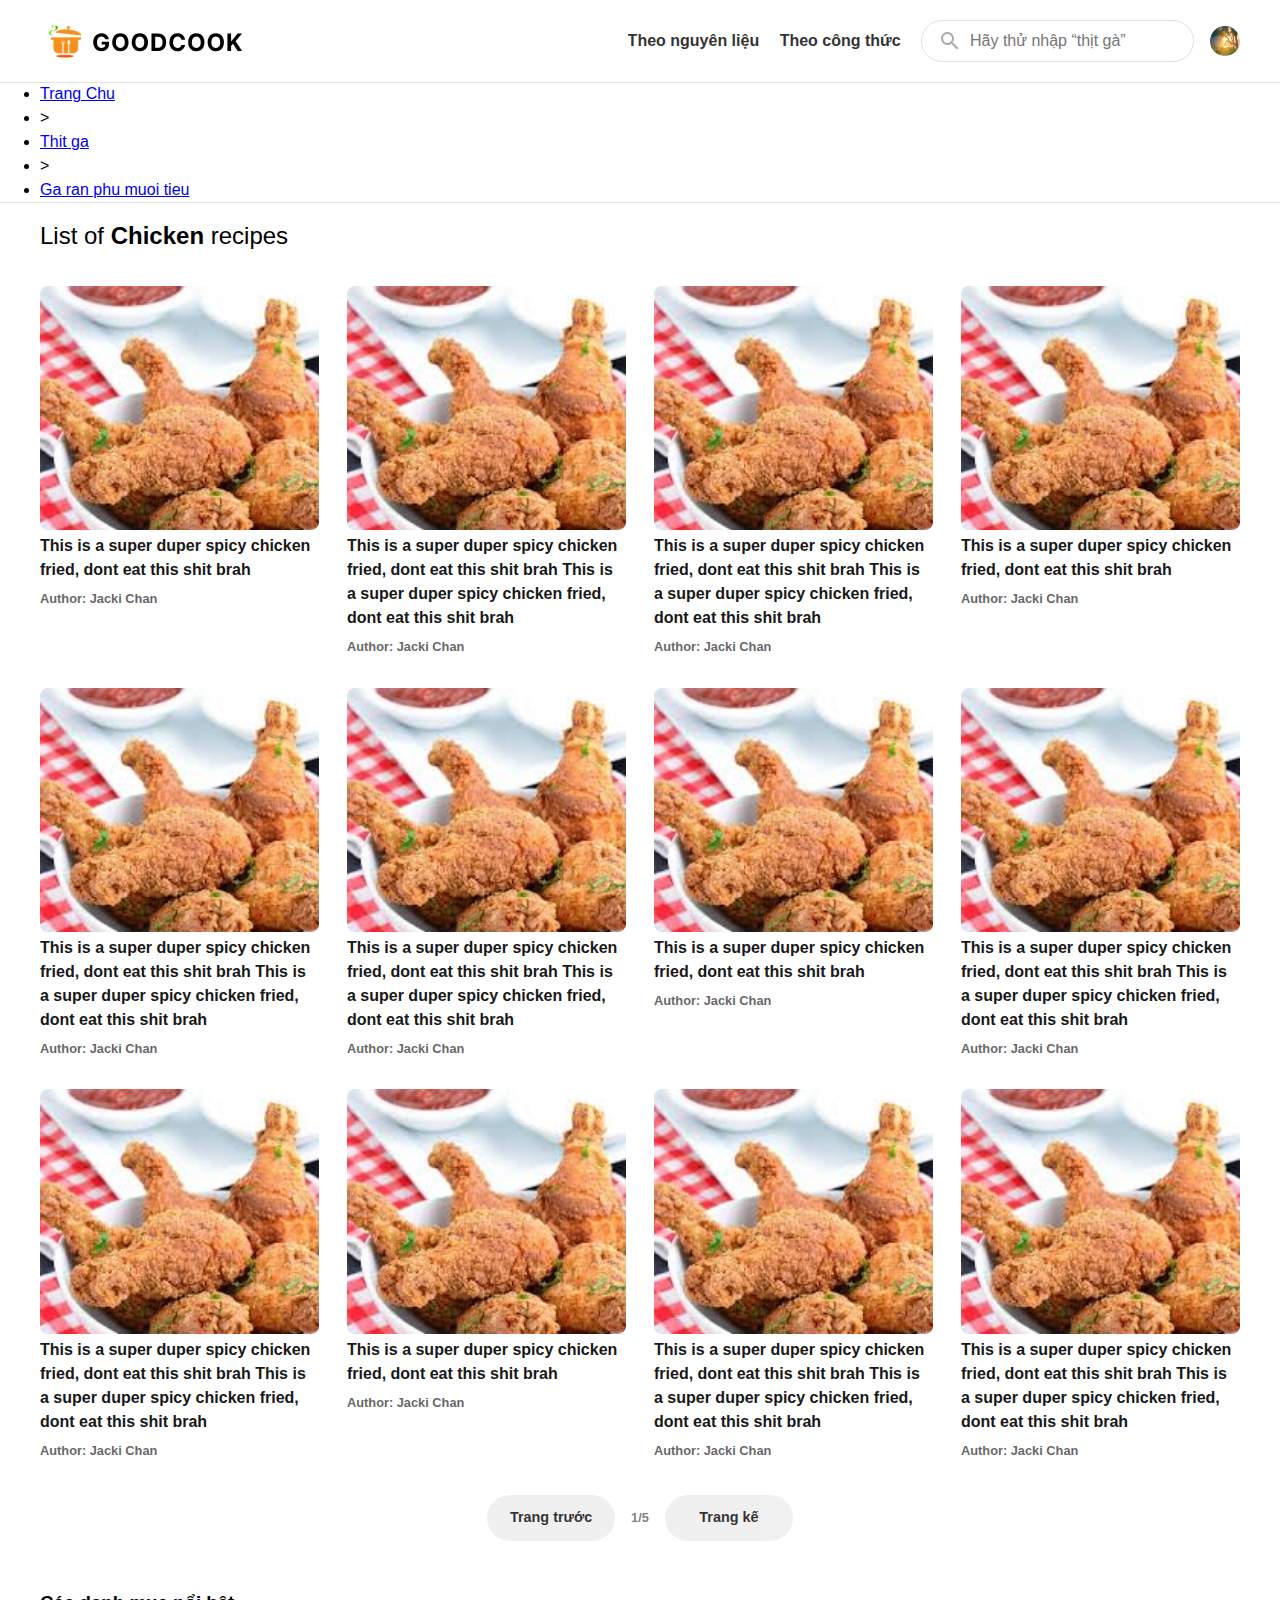
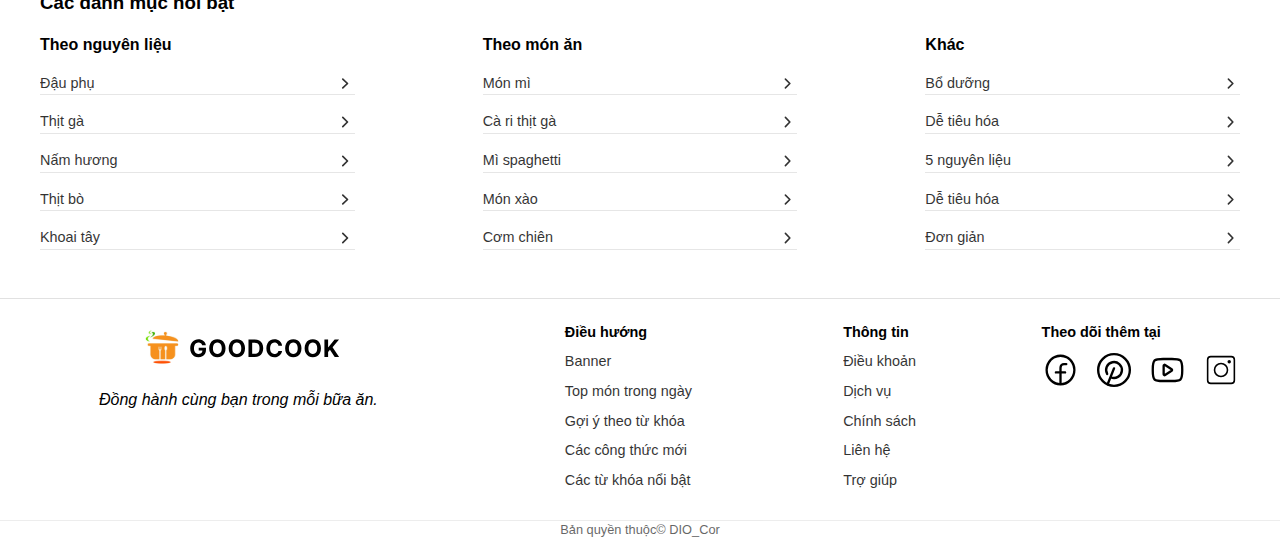
<file: ByCatagoryRecipes.html>
<!DOCTYPE html>
<html lang="en">
<head>
    <meta charset="UTF-8">
    <meta name="viewport" content="width=device-width, initial-scale=1.0">
    <title>index</title>
    <link rel="stylesheet" href="./css/CatagorysFilter.css">
    <script src="./js/CatagorysDetail.js" defer></script>
</head>
<body>
    <header>
        <a class="left logo" href="#">
            <img src="icon/logo.svg" alt="logo">             
        </a>
        <div class="right">
            <div class="navigation-icon">
                <svg xmlns="http://www.w3.org/2000/svg" width="1.5rem" height="1.5rem" viewBox="0 0 24 24">
                    <path fill="currentColor" d="M4 18h16c.55 0 1-.45 1-1s-.45-1-1-1H4c-.55 0-1 .45-1 1s.45 1 1 1m0-5h16c.55 0 1-.45 1-1s-.45-1-1-1H4c-.55 0-1 .45-1 1s.45 1 1 1M3 7c0 .55.45 1 1 1h16c.55 0 1-.45 1-1s-.45-1-1-1H4c-.55 0-1 .45-1 1" />
                </svg>
            </div> 
            <nav>
                <div class="close-icon">
                    <svg xmlns="http://www.w3.org/2000/svg" width="2rem" height="2rem" viewBox="0 0 24 24">
                        <path fill="none" stroke="currentColor" stroke-linecap="round" stroke-linejoin="round" stroke-width="2" d="M18 6L6 18M6 6l12 12" />
                    </svg>
                </div>
                <ul>
                    <li class="byIngredient">
                        <a href="#">Theo nguyên liệu</a>
                        <ul class="subNav popup">
                            <li>
                                <a href="#">
                                    <span>Thịt</span>
                                    <img src="icon/upArrow.svg" alt="up arrow">
                                </a>
                                <ul class="popup">
                                    <li>
                                        <a href="#">Thịt lợn</a>
                                    </li>
                                    <li>
                                        <a href="#">Thịt gà</a>
                                    </li>
                                    <li>
                                        <a href="#">Thịt bò</a>
                                    </li>
                                    <li>
                                        <a href="#">Thịt băm</a>
                                    </li>
                                </ul>
                            </li>
                            <li>
                                <a href="#">
                                    <span>Cá</span>
                                    <img src="icon/upArrow.svg" alt="up arrow">
                                </a>
                                <ul class="popup">
                                    <li>
                                        <a href="#">Cá chép</a>
                                    </li>
                                    <li>
                                        <a href="#">Cá trê</a>
                                    </li>
                                    <li>
                                        <a href="#">Cá trắm</a>
                                    </li>
                                    <li>
                                        <a href="#">Cá trạch</a>
                                    </li>
                                    <li>
                                        <a href="#">Lươn</a>
                                    </li>
                                    <li>
                                        <a href="#">Cá hồi</a>
                                    </li>
                                    <li>
                                        <a href="#">Cá tuyết</a>
                                    </li>
                                    <li>
                                        <a href="#">Cá thu</a>
                                    </li>
                                </ul>
                            </li>
                            <li>
                                <a href="#">
                                    <span>Rau quả</span>
                                    <img src="icon/upArrow.svg" alt="up arrow">
                                </a>
                                <ul class="popup">
                                    <li>
                                        <a href="">Bắp cải</a>
                                    </li>
                                    <li>
                                        <a href="">Rau xà lách</a>
                                    </li>
                                    <li>
                                        <a href="">Khoai tây</a>
                                    </li>
                                    <li>
                                        <a href="">Nấm</a>
                                    </li>
                                    <li>
                                        <a href="">Giá đỗ</a>
                                    </li>
                                    <li>
                                        <a href="">Cải xanh</a>
                                    </li>
                                    <li>
                                        <a href="">Súp lơ</a>
                                    </li>
                                    <li>
                                        <a href="">Cà rốt</a>
                                    </li>
                                </ul>
                            </li>
                            <li>
                                <a href="#">
                                    <span>Mì</span>
                                    <img src="icon/upArrow.svg" alt="indicate arrow">
                                </a>
                                <ul class="popup">
                                    <li>
                                        <a href="#">Mì gạo</a>
                                    </li>
                                    <li>
                                        <a href="#">Mì trứng</a>
                                    </li>
                                    <li>
                                        <a href="#">Mì phở</a>
                                    </li>
                                    <li>
                                        <a href="#">Spaghetti</a>
                                    </li>
                                    <li>
                                        <a href="#">Mì ramen</a>
                                    </li>
                                </ul>
                            </li>
                        </ul>
                    </li>
                    <li class="byRecipe">
                        <a href="#">Theo công thức</a>
                        <ul class="subNav popup">
                            <li>
                                <a href="#">Món thịt</a>
                            </li>
                            <li>
                                <a href="#">Món rau</a>
                            </li>
                            <li>
                                <a href="#">Hải sản</a>
                            </li>
                            <li>
                                <a href="#">Món trứng</a>
                            </li>
                            <li>
                                <a href="#">Món cá</a>
                            </li>
                            <li>
                                <a href="#">Bánh mì</a>
                            </li>
                            <li>
                                <a href="#">Đậu phụ</a>
                            </li>
                            <li>
                                <a href="#">Mì</a>
                            </li>
                            <li>
                                <a href="#">Đồ ngọt</a>
                            </li>
                            <li>
                                <a href="#">Đồ uống</a>
                            </li>
                            <li>
                                <a href="#">Canh, súp</a>
                            </li>
                            <li>
                                <a href="#">Món lẩu</a>
                            </li>
                        </ul>
                    </li>
                    <li><a href="#" class="mobile user">User</a></li>
                </ul>
            </nav>
            <div class="search-box">
                <form>
                    <svg width="24" height="24" viewBox="0 0 24 24" fill="none" xmlns="http://www.w3.org/2000/svg">
                        <path d="M15.5 14H14.71L14.43 13.73C15.444 12.5541 16.0012 11.0527 16 9.5C16 8.21442 15.6188 6.95772 14.9046 5.8888C14.1903 4.81988 13.1752 3.98676 11.9874 3.49479C10.7997 3.00282 9.49279 2.87409 8.23192 3.1249C6.97104 3.3757 5.81285 3.99477 4.90381 4.90381C3.99477 5.81285 3.3757 6.97104 3.1249 8.23192C2.87409 9.49279 3.00282 10.7997 3.49479 11.9874C3.98676 13.1752 4.81988 14.1903 5.8888 14.9046C6.95772 15.6188 8.21442 16 9.5 16C11.11 16 12.59 15.41 13.73 14.43L14 14.71V15.5L19 20.49L20.49 19L15.5 14ZM9.5 14C7.01 14 5 11.99 5 9.5C5 7.01 7.01 5 9.5 5C11.99 5 14 7.01 14 9.5C14 11.99 11.99 14 9.5 14Z" fill="#AAAAAA"/>
                        </svg>
            
                    <input type="text" name="searchText" value="" placeholder="Hãy thử nhập “thịt gà”">
                </form>
            </div>
            <a href="#" class="user">
                <img src="image/user.png" alt="user image">
            </a>
        </div>
    </header>
    <main>
        <div class="anchor-wrapper">
            <div class="line"></div>
            <ul>
                <li><a href="#">Trang Chu</a></li>
                <li>></li>
                <li><a href="#">Thit ga</a></li>
                <li>></li>
                <li><a href="#">Ga ran phu muoi tieu</a></li>
            </ul>
            <div class="line"></div>
        </div>
        <div class="by-catagory-recipes-wrapper">
            <h2>List of <span id="catagory-title">Chicken</span> recipes</h2>
            <ul class="by-catagory-recipes-list">
                <li>
                    <a href="#">
                        <img src="./image/dui-ga-chien-gion.png" alt="by catagory recipe">
                        <div class="recipe-infor">
                            <p id="recipeName">This is a super duper spicy chicken fried, dont eat this shit brah</p>
                            <p id="recipeAuthor">Author: Jacki Chan</p>
                        </div>
                    </a>
                </li>
                <li>
                    <a href="#">
                        <img src="./image/dui-ga-chien-gion.png" alt="by catagory recipe">
                        <div class="recipe-infor">
                            <p id="recipeName">This is a super duper spicy chicken fried, dont eat this shit brah This is a super duper spicy chicken fried, dont eat this shit brah</p>
                            <p id="recipeAuthor">Author: Jacki Chan</p>
                        </div>
                    </a>
                </li>
                <li>
                    <a href="#">
                        <img src="./image/dui-ga-chien-gion.png" alt="by catagory recipe">
                        <div class="recipe-infor">
                            <p id="recipeName">This is a super duper spicy chicken fried, dont eat this shit brah This is a super duper spicy chicken fried, dont eat this shit brah</p>
                            <p id="recipeAuthor">Author: Jacki Chan</p>
                        </div>
                    </a>
                </li>
                <li>
                    <a href="#">
                        <img src="./image/dui-ga-chien-gion.png" alt="by catagory recipe">
                        <div class="recipe-infor">
                            <p id="recipeName">This is a super duper spicy chicken fried, dont eat this shit brah</p>
                            <p id="recipeAuthor">Author: Jacki Chan</p>
                        </div>
                    </a>
                </li>
                <li>
                    <a href="#">
                        <img src="./image/dui-ga-chien-gion.png" alt="by catagory recipe">
                        <div class="recipe-infor">
                            <p id="recipeName">This is a super duper spicy chicken fried, dont eat this shit brah This is a super duper spicy chicken fried, dont eat this shit brah</p>
                            <p id="recipeAuthor">Author: Jacki Chan</p>
                        </div>
                    </a>
                </li>
                <li>
                    <a href="#">
                        <img src="./image/dui-ga-chien-gion.png" alt="by catagory recipe">
                        <div class="recipe-infor">
                            <p id="recipeName">This is a super duper spicy chicken fried, dont eat this shit brah This is a super duper spicy chicken fried, dont eat this shit brah</p>
                            <p id="recipeAuthor">Author: Jacki Chan</p>
                        </div>
                    </a>
                </li>
                <li>
                    <a href="#">
                        <img src="./image/dui-ga-chien-gion.png" alt="by catagory recipe">
                        <div class="recipe-infor">
                            <p id="recipeName">This is a super duper spicy chicken fried, dont eat this shit brah</p>
                            <p id="recipeAuthor">Author: Jacki Chan</p>
                        </div>
                    </a>
                </li>
                <li>
                    <a href="#">
                        <img src="./image/dui-ga-chien-gion.png" alt="by catagory recipe">
                        <div class="recipe-infor">
                            <p id="recipeName">This is a super duper spicy chicken fried, dont eat this shit brah This is a super duper spicy chicken fried, dont eat this shit brah</p>
                            <p id="recipeAuthor">Author: Jacki Chan</p>
                        </div>
                    </a>
                </li>
                <li>
                    <a href="#">
                        <img src="./image/dui-ga-chien-gion.png" alt="by catagory recipe">
                        <div class="recipe-infor">
                            <p id="recipeName">This is a super duper spicy chicken fried, dont eat this shit brah This is a super duper spicy chicken fried, dont eat this shit brah</p>
                            <p id="recipeAuthor">Author: Jacki Chan</p>
                        </div>
                    </a>
                </li>
                <li>
                    <a href="#">
                        <img src="./image/dui-ga-chien-gion.png" alt="by catagory recipe">
                        <div class="recipe-infor">
                            <p id="recipeName">This is a super duper spicy chicken fried, dont eat this shit brah</p>
                            <p id="recipeAuthor">Author: Jacki Chan</p>
                        </div>
                    </a>
                </li>
                <li>
                    <a href="#">
                        <img src="./image/dui-ga-chien-gion.png" alt="by catagory recipe">
                        <div class="recipe-infor">
                            <p id="recipeName">This is a super duper spicy chicken fried, dont eat this shit brah This is a super duper spicy chicken fried, dont eat this shit brah</p>
                            <p id="recipeAuthor">Author: Jacki Chan</p>
                        </div>
                    </a>
                </li>
                <li>
                    <a href="#">
                        <img src="./image/dui-ga-chien-gion.png" alt="by catagory recipe">
                        <div class="recipe-infor">
                            <p id="recipeName">This is a super duper spicy chicken fried, dont eat this shit brah This is a super duper spicy chicken fried, dont eat this shit brah</p>
                            <p id="recipeAuthor">Author: Jacki Chan</p>
                        </div>
                    </a>
                </li>
            </ul>
            <div class="recipe-list-navigation">
                <input type="button" class="btn" value="Trang trước">
                <div id="pageNumberIndicator">1/5</div>
                <input type="button" class="btn" value="Trang kế">
            </div>
        </div>
        <aside class="popular-catagory-wraper">
            <h3>Các danh mục nổi bật</h3>
            <ul class="popular-catagory">
                <li>
                    <h4>Theo nguyên liệu </h4>
                    <ul>
                        <li>
                            <a href="#">Đậu phụ</a>
                            <img src="./icon/rightArrow.svg" alt="right arrow">
                        </li>
                        <li>
                            <a href="#">Thịt gà</a>
                            <img src="./icon/rightArrow.svg" alt="right arrow">
                        </li>
                        <li>
                            <a href="#">Nấm hương</a>
                            <img src="./icon/rightArrow.svg" alt="right arrow">
                        </li>
                        <li>
                            <a href="#">Thịt bò</a>
                            <img src="./icon/rightArrow.svg" alt="right arrow">
                        </li>
                        <li>
                            <a href="#">Khoai tây</a>
                            <img src="./icon/rightArrow.svg" alt="right arrow">
                        </li>
                    </ul>
                </li>
                <li>
                    <h4>Theo món ăn </h4>
                    <ul>
                        <li>
                            <a href="#">Món mì</a>
                            <img src="./icon/rightArrow.svg" alt="right arrow">
                        </li>
                        <li>
                            <a href="#">Cà ri thịt gà</a>
                            <img src="./icon/rightArrow.svg" alt="right arrow">
                        </li>
                        <li>
                            <a href="#">Mì spaghetti</a>
                            <img src="./icon/rightArrow.svg" alt="right arrow">
                        </li>
                        <li>
                            <a href="#">Món xào</a>
                            <img src="./icon/rightArrow.svg" alt="right arrow">
                        </li>
                        <li>
                            <a href="#">Cơm chiên</a>
                            <img src="./icon/rightArrow.svg" alt="right arrow">
                        </li>
                    </ul>
                </li>
                <li>
                    <h4>Khác</h4>
                    <ul>
                        <li>
                            <a href="#">Bổ dưỡng</a>
                            <img src="./icon/rightArrow.svg" alt="right arrow">
                        </li>
                        <li>
                            <a href="#">Dễ tiêu hóa</a>
                            <img src="./icon/rightArrow.svg" alt="right arrow">
                        </li>
                        <li>
                            <a href="#">5 nguyên liệu</a>
                            <img src="./icon/rightArrow.svg" alt="right arrow">
                        </li>
                        <li>
                            <a href="#">Dễ tiêu hóa</a>
                            <img src="./icon/rightArrow.svg" alt="right arrow">
                        </li>
                        <li>
                            <a href="#">Đơn giản</a>
                            <img src="./icon/rightArrow.svg" alt="right arrow">
                        </li>
                    </ul>
                </li>
            </ul>
        </aside>
    </main>
    <footer>
        <div class="line"></div>
        <div class="above">
            <div class="logo">
                <a href="#"><img src="icon/logo.svg" alt="logo"></a>
                <div class="slogan">Đồng hành cùng bạn trong mỗi bữa ăn.</div>
            </div>
            <div class="footer-navigation">
                <div>Điều hướng</div>
                <ul>
                    <li><a href="#">Banner</a></li>
                    <li><a href="#">Top món trong ngày</a></li>
                    <li><a href="#">Gợi ý theo từ khóa</a></li>
                    <li><a href="#">Các công thức mới</a></li>
                    <li><a href="#">Các từ khóa nổi bật</a></li>
                </ul>
            </div>
            <div class="infor">
                <div>Thông tin</div>
                <ul>
                    <li><a href="#">Điều khoản</a></li>
                    <li><a href="#">Dịch vụ</a></li>
                    <li><a href="#">Chính sách</a></li>
                    <li><a href="#">Liên hệ</a></li>
                    <li><a href="#">Trợ giúp</a></li>
                </ul>
            </div>
            <div class="follow-us">
                <div>Theo dõi thêm tại</div>
                <div class="social-media">
                    <a href="#"><img src="icon/facebook.svg" alt="facebook"></a>
                    <a href="#"><img src="icon/pinterest.svg" alt="pinterest"></a>
                    <a href="#"><img src="icon/youtube.svg" alt="youtube"></a>
                    <a href="#"><img src="icon/instagram2.svg" alt="instagram2"></a>
                </div>
            </div>
        </div>
        <div class="copyright">
            <div class="line"></div>
            Bản quyền thuộc© DIO_Cor
        </div>
    </footer>
</body>
</html>
</file>
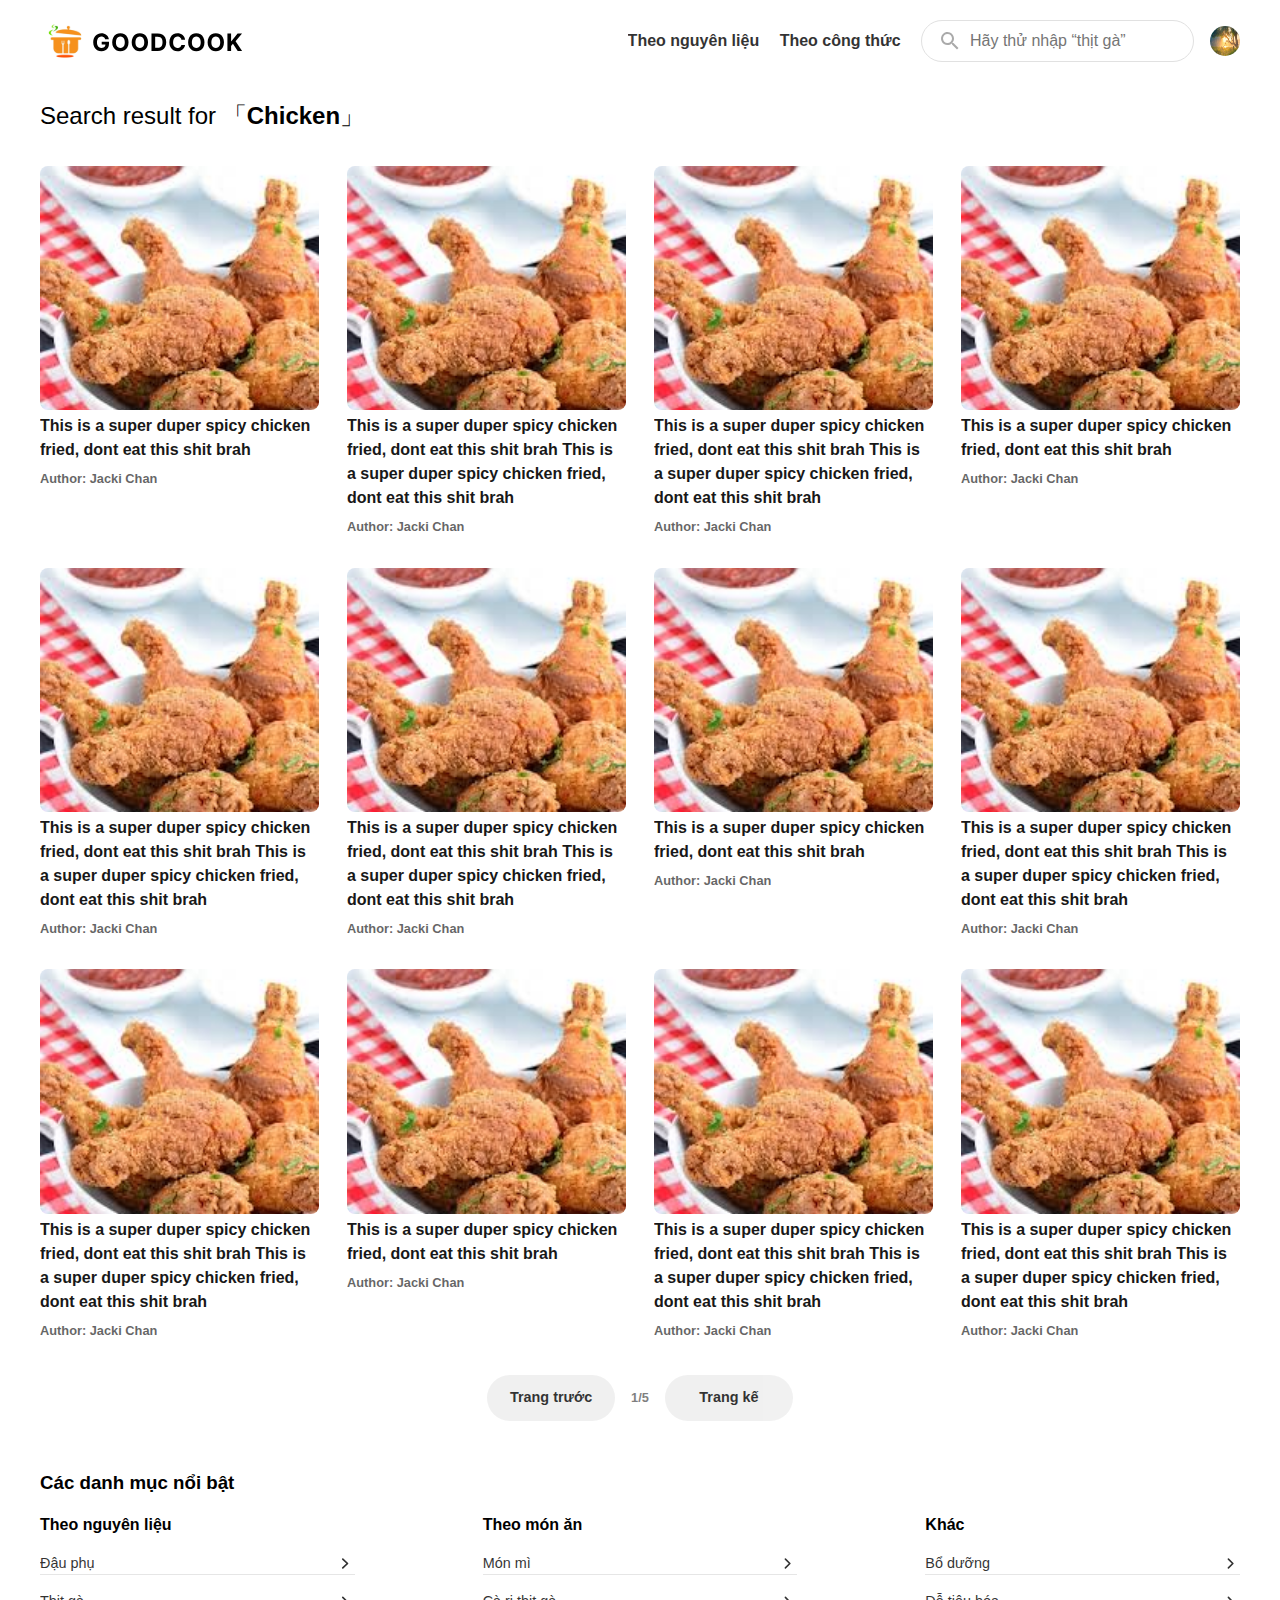
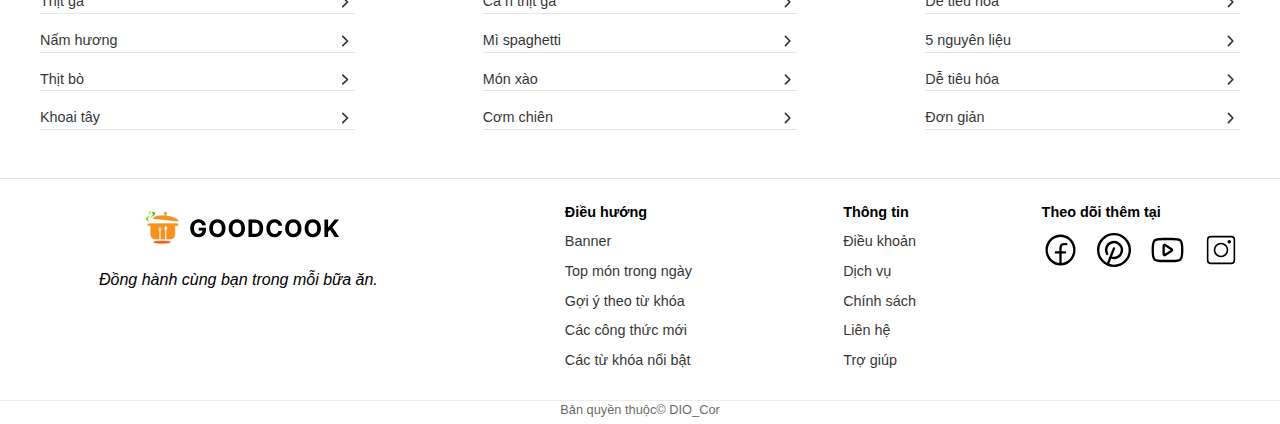
<file: BySearchRecipes.html>
<!DOCTYPE html>
<html lang="en">
<head>
    <meta charset="UTF-8">
    <meta name="viewport" content="width=device-width, initial-scale=1.0">
    <title>index</title>
    <link rel="stylesheet" href="./css/CatagorysFilter.css">
    <script src="./js/CatagorysDetail.js" defer></script>
</head>
<body>
    <header>
        <a class="left logo" href="#">
            <img src="icon/logo.svg" alt="logo">             
        </a>
        <div class="right">
            <div class="navigation-icon">
                <svg xmlns="http://www.w3.org/2000/svg" width="1.5rem" height="1.5rem" viewBox="0 0 24 24">
                    <path fill="currentColor" d="M4 18h16c.55 0 1-.45 1-1s-.45-1-1-1H4c-.55 0-1 .45-1 1s.45 1 1 1m0-5h16c.55 0 1-.45 1-1s-.45-1-1-1H4c-.55 0-1 .45-1 1s.45 1 1 1M3 7c0 .55.45 1 1 1h16c.55 0 1-.45 1-1s-.45-1-1-1H4c-.55 0-1 .45-1 1" />
                </svg>
            </div> 
            <nav>
                <div class="close-icon">
                    <svg xmlns="http://www.w3.org/2000/svg" width="2rem" height="2rem" viewBox="0 0 24 24">
                        <path fill="none" stroke="currentColor" stroke-linecap="round" stroke-linejoin="round" stroke-width="2" d="M18 6L6 18M6 6l12 12" />
                    </svg>
                </div>
                <ul>
                    <li class="byIngredient">
                        <a href="#">Theo nguyên liệu</a>
                        <ul class="subNav popup">
                            <li>
                                <a href="#">
                                    <span>Thịt</span>
                                    <img src="icon/upArrow.svg" alt="up arrow">
                                </a>
                                <ul class="popup">
                                    <li>
                                        <a href="#">Thịt lợn</a>
                                    </li>
                                    <li>
                                        <a href="#">Thịt gà</a>
                                    </li>
                                    <li>
                                        <a href="#">Thịt bò</a>
                                    </li>
                                    <li>
                                        <a href="#">Thịt băm</a>
                                    </li>
                                </ul>
                            </li>
                            <li>
                                <a href="#">
                                    <span>Cá</span>
                                    <img src="icon/upArrow.svg" alt="up arrow">
                                </a>
                                <ul class="popup">
                                    <li>
                                        <a href="#">Cá chép</a>
                                    </li>
                                    <li>
                                        <a href="#">Cá trê</a>
                                    </li>
                                    <li>
                                        <a href="#">Cá trắm</a>
                                    </li>
                                    <li>
                                        <a href="#">Cá trạch</a>
                                    </li>
                                    <li>
                                        <a href="#">Lươn</a>
                                    </li>
                                    <li>
                                        <a href="#">Cá hồi</a>
                                    </li>
                                    <li>
                                        <a href="#">Cá tuyết</a>
                                    </li>
                                    <li>
                                        <a href="#">Cá thu</a>
                                    </li>
                                </ul>
                            </li>
                            <li>
                                <a href="#">
                                    <span>Rau quả</span>
                                    <img src="icon/upArrow.svg" alt="up arrow">
                                </a>
                                <ul class="popup">
                                    <li>
                                        <a href="">Bắp cải</a>
                                    </li>
                                    <li>
                                        <a href="">Rau xà lách</a>
                                    </li>
                                    <li>
                                        <a href="">Khoai tây</a>
                                    </li>
                                    <li>
                                        <a href="">Nấm</a>
                                    </li>
                                    <li>
                                        <a href="">Giá đỗ</a>
                                    </li>
                                    <li>
                                        <a href="">Cải xanh</a>
                                    </li>
                                    <li>
                                        <a href="">Súp lơ</a>
                                    </li>
                                    <li>
                                        <a href="">Cà rốt</a>
                                    </li>
                                </ul>
                            </li>
                            <li>
                                <a href="#">
                                    <span>Mì</span>
                                    <img src="icon/upArrow.svg" alt="indicate arrow">
                                </a>
                                <ul class="popup">
                                    <li>
                                        <a href="#">Mì gạo</a>
                                    </li>
                                    <li>
                                        <a href="#">Mì trứng</a>
                                    </li>
                                    <li>
                                        <a href="#">Mì phở</a>
                                    </li>
                                    <li>
                                        <a href="#">Spaghetti</a>
                                    </li>
                                    <li>
                                        <a href="#">Mì ramen</a>
                                    </li>
                                </ul>
                            </li>
                        </ul>
                    </li>
                    <li class="byRecipe">
                        <a href="#">Theo công thức</a>
                        <ul class="subNav popup">
                            <li>
                                <a href="#">Món thịt</a>
                            </li>
                            <li>
                                <a href="#">Món rau</a>
                            </li>
                            <li>
                                <a href="#">Hải sản</a>
                            </li>
                            <li>
                                <a href="#">Món trứng</a>
                            </li>
                            <li>
                                <a href="#">Món cá</a>
                            </li>
                            <li>
                                <a href="#">Bánh mì</a>
                            </li>
                            <li>
                                <a href="#">Đậu phụ</a>
                            </li>
                            <li>
                                <a href="#">Mì</a>
                            </li>
                            <li>
                                <a href="#">Đồ ngọt</a>
                            </li>
                            <li>
                                <a href="#">Đồ uống</a>
                            </li>
                            <li>
                                <a href="#">Canh, súp</a>
                            </li>
                            <li>
                                <a href="#">Món lẩu</a>
                            </li>
                        </ul>
                    </li>
                    <li><a href="#" class="mobile user">User</a></li>
                </ul>
            </nav>
            <div class="search-box">
                <form>
                    <svg width="24" height="24" viewBox="0 0 24 24" fill="none" xmlns="http://www.w3.org/2000/svg">
                        <path d="M15.5 14H14.71L14.43 13.73C15.444 12.5541 16.0012 11.0527 16 9.5C16 8.21442 15.6188 6.95772 14.9046 5.8888C14.1903 4.81988 13.1752 3.98676 11.9874 3.49479C10.7997 3.00282 9.49279 2.87409 8.23192 3.1249C6.97104 3.3757 5.81285 3.99477 4.90381 4.90381C3.99477 5.81285 3.3757 6.97104 3.1249 8.23192C2.87409 9.49279 3.00282 10.7997 3.49479 11.9874C3.98676 13.1752 4.81988 14.1903 5.8888 14.9046C6.95772 15.6188 8.21442 16 9.5 16C11.11 16 12.59 15.41 13.73 14.43L14 14.71V15.5L19 20.49L20.49 19L15.5 14ZM9.5 14C7.01 14 5 11.99 5 9.5C5 7.01 7.01 5 9.5 5C11.99 5 14 7.01 14 9.5C14 11.99 11.99 14 9.5 14Z" fill="#AAAAAA"/>
                        </svg>
            
                    <input type="text" name="searchText" value="" placeholder="Hãy thử nhập “thịt gà”">
                </form>
            </div>
            <a href="#" class="user">
                <img src="image/user.png" alt="user image">
            </a>
        </div>
    </header>
    <main>
        <div class="by-catagory-recipes-wrapper">
            <h2>Search result for 「<span id="catagory-title">Chicken</span>」</h2>
            <ul class="by-catagory-recipes-list">
                <li>
                    <a href="#">
                        <img src="./image/dui-ga-chien-gion.png" alt="by catagory recipe">
                        <div class="recipe-infor">
                            <p id="recipeName">This is a super duper spicy chicken fried, dont eat this shit brah</p>
                            <p id="recipeAuthor">Author: Jacki Chan</p>
                        </div>
                    </a>
                </li>
                <li>
                    <a href="#">
                        <img src="./image/dui-ga-chien-gion.png" alt="by catagory recipe">
                        <div class="recipe-infor">
                            <p id="recipeName">This is a super duper spicy chicken fried, dont eat this shit brah This is a super duper spicy chicken fried, dont eat this shit brah</p>
                            <p id="recipeAuthor">Author: Jacki Chan</p>
                        </div>
                    </a>
                </li>
                <li>
                    <a href="#">
                        <img src="./image/dui-ga-chien-gion.png" alt="by catagory recipe">
                        <div class="recipe-infor">
                            <p id="recipeName">This is a super duper spicy chicken fried, dont eat this shit brah This is a super duper spicy chicken fried, dont eat this shit brah</p>
                            <p id="recipeAuthor">Author: Jacki Chan</p>
                        </div>
                    </a>
                </li>
                <li>
                    <a href="#">
                        <img src="./image/dui-ga-chien-gion.png" alt="by catagory recipe">
                        <div class="recipe-infor">
                            <p id="recipeName">This is a super duper spicy chicken fried, dont eat this shit brah</p>
                            <p id="recipeAuthor">Author: Jacki Chan</p>
                        </div>
                    </a>
                </li>
                <li>
                    <a href="#">
                        <img src="./image/dui-ga-chien-gion.png" alt="by catagory recipe">
                        <div class="recipe-infor">
                            <p id="recipeName">This is a super duper spicy chicken fried, dont eat this shit brah This is a super duper spicy chicken fried, dont eat this shit brah</p>
                            <p id="recipeAuthor">Author: Jacki Chan</p>
                        </div>
                    </a>
                </li>
                <li>
                    <a href="#">
                        <img src="./image/dui-ga-chien-gion.png" alt="by catagory recipe">
                        <div class="recipe-infor">
                            <p id="recipeName">This is a super duper spicy chicken fried, dont eat this shit brah This is a super duper spicy chicken fried, dont eat this shit brah</p>
                            <p id="recipeAuthor">Author: Jacki Chan</p>
                        </div>
                    </a>
                </li>
                <li>
                    <a href="#">
                        <img src="./image/dui-ga-chien-gion.png" alt="by catagory recipe">
                        <div class="recipe-infor">
                            <p id="recipeName">This is a super duper spicy chicken fried, dont eat this shit brah</p>
                            <p id="recipeAuthor">Author: Jacki Chan</p>
                        </div>
                    </a>
                </li>
                <li>
                    <a href="#">
                        <img src="./image/dui-ga-chien-gion.png" alt="by catagory recipe">
                        <div class="recipe-infor">
                            <p id="recipeName">This is a super duper spicy chicken fried, dont eat this shit brah This is a super duper spicy chicken fried, dont eat this shit brah</p>
                            <p id="recipeAuthor">Author: Jacki Chan</p>
                        </div>
                    </a>
                </li>
                <li>
                    <a href="#">
                        <img src="./image/dui-ga-chien-gion.png" alt="by catagory recipe">
                        <div class="recipe-infor">
                            <p id="recipeName">This is a super duper spicy chicken fried, dont eat this shit brah This is a super duper spicy chicken fried, dont eat this shit brah</p>
                            <p id="recipeAuthor">Author: Jacki Chan</p>
                        </div>
                    </a>
                </li>
                <li>
                    <a href="#">
                        <img src="./image/dui-ga-chien-gion.png" alt="by catagory recipe">
                        <div class="recipe-infor">
                            <p id="recipeName">This is a super duper spicy chicken fried, dont eat this shit brah</p>
                            <p id="recipeAuthor">Author: Jacki Chan</p>
                        </div>
                    </a>
                </li>
                <li>
                    <a href="#">
                        <img src="./image/dui-ga-chien-gion.png" alt="by catagory recipe">
                        <div class="recipe-infor">
                            <p id="recipeName">This is a super duper spicy chicken fried, dont eat this shit brah This is a super duper spicy chicken fried, dont eat this shit brah</p>
                            <p id="recipeAuthor">Author: Jacki Chan</p>
                        </div>
                    </a>
                </li>
                <li>
                    <a href="#">
                        <img src="./image/dui-ga-chien-gion.png" alt="by catagory recipe">
                        <div class="recipe-infor">
                            <p id="recipeName">This is a super duper spicy chicken fried, dont eat this shit brah This is a super duper spicy chicken fried, dont eat this shit brah</p>
                            <p id="recipeAuthor">Author: Jacki Chan</p>
                        </div>
                    </a>
                </li>
            </ul>
            <div class="recipe-list-navigation">
                <input type="button" class="btn" value="Trang trước">
                <div id="pageNumberIndicator">1/5</div>
                <input type="button" class="btn" value="Trang kế">
            </div>
        </div>
        <aside class="popular-catagory-wraper">
            <h3>Các danh mục nổi bật</h3>
            <ul class="popular-catagory">
                <li>
                    <h4>Theo nguyên liệu </h4>
                    <ul>
                        <li>
                            <a href="#">Đậu phụ</a>
                            <img src="./icon/rightArrow.svg" alt="right arrow">
                        </li>
                        <li>
                            <a href="#">Thịt gà</a>
                            <img src="./icon/rightArrow.svg" alt="right arrow">
                        </li>
                        <li>
                            <a href="#">Nấm hương</a>
                            <img src="./icon/rightArrow.svg" alt="right arrow">
                        </li>
                        <li>
                            <a href="#">Thịt bò</a>
                            <img src="./icon/rightArrow.svg" alt="right arrow">
                        </li>
                        <li>
                            <a href="#">Khoai tây</a>
                            <img src="./icon/rightArrow.svg" alt="right arrow">
                        </li>
                    </ul>
                </li>
                <li>
                    <h4>Theo món ăn </h4>
                    <ul>
                        <li>
                            <a href="#">Món mì</a>
                            <img src="./icon/rightArrow.svg" alt="right arrow">
                        </li>
                        <li>
                            <a href="#">Cà ri thịt gà</a>
                            <img src="./icon/rightArrow.svg" alt="right arrow">
                        </li>
                        <li>
                            <a href="#">Mì spaghetti</a>
                            <img src="./icon/rightArrow.svg" alt="right arrow">
                        </li>
                        <li>
                            <a href="#">Món xào</a>
                            <img src="./icon/rightArrow.svg" alt="right arrow">
                        </li>
                        <li>
                            <a href="#">Cơm chiên</a>
                            <img src="./icon/rightArrow.svg" alt="right arrow">
                        </li>
                    </ul>
                </li>
                <li>
                    <h4>Khác</h4>
                    <ul>
                        <li>
                            <a href="#">Bổ dưỡng</a>
                            <img src="./icon/rightArrow.svg" alt="right arrow">
                        </li>
                        <li>
                            <a href="#">Dễ tiêu hóa</a>
                            <img src="./icon/rightArrow.svg" alt="right arrow">
                        </li>
                        <li>
                            <a href="#">5 nguyên liệu</a>
                            <img src="./icon/rightArrow.svg" alt="right arrow">
                        </li>
                        <li>
                            <a href="#">Dễ tiêu hóa</a>
                            <img src="./icon/rightArrow.svg" alt="right arrow">
                        </li>
                        <li>
                            <a href="#">Đơn giản</a>
                            <img src="./icon/rightArrow.svg" alt="right arrow">
                        </li>
                    </ul>
                </li>
            </ul>
        </aside>
    </main>
    <footer>
        <div class="line"></div>
        <div class="above">
            <div class="logo">
                <a href="#"><img src="icon/logo.svg" alt="logo"></a>
                <div class="slogan">Đồng hành cùng bạn trong mỗi bữa ăn.</div>
            </div>
            <div class="footer-navigation">
                <div>Điều hướng</div>
                <ul>
                    <li><a href="#">Banner</a></li>
                    <li><a href="#">Top món trong ngày</a></li>
                    <li><a href="#">Gợi ý theo từ khóa</a></li>
                    <li><a href="#">Các công thức mới</a></li>
                    <li><a href="#">Các từ khóa nổi bật</a></li>
                </ul>
            </div>
            <div class="infor">
                <div>Thông tin</div>
                <ul>
                    <li><a href="#">Điều khoản</a></li>
                    <li><a href="#">Dịch vụ</a></li>
                    <li><a href="#">Chính sách</a></li>
                    <li><a href="#">Liên hệ</a></li>
                    <li><a href="#">Trợ giúp</a></li>
                </ul>
            </div>
            <div class="follow-us">
                <div>Theo dõi thêm tại</div>
                <div class="social-media">
                    <a href="#"><img src="icon/facebook.svg" alt="facebook"></a>
                    <a href="#"><img src="icon/pinterest.svg" alt="pinterest"></a>
                    <a href="#"><img src="icon/youtube.svg" alt="youtube"></a>
                    <a href="#"><img src="icon/instagram2.svg" alt="instagram2"></a>
                </div>
            </div>
        </div>
        <div class="copyright">
            <div class="line"></div>
            Bản quyền thuộc© DIO_Cor
        </div>
    </footer>
</body>
</html>
</file>
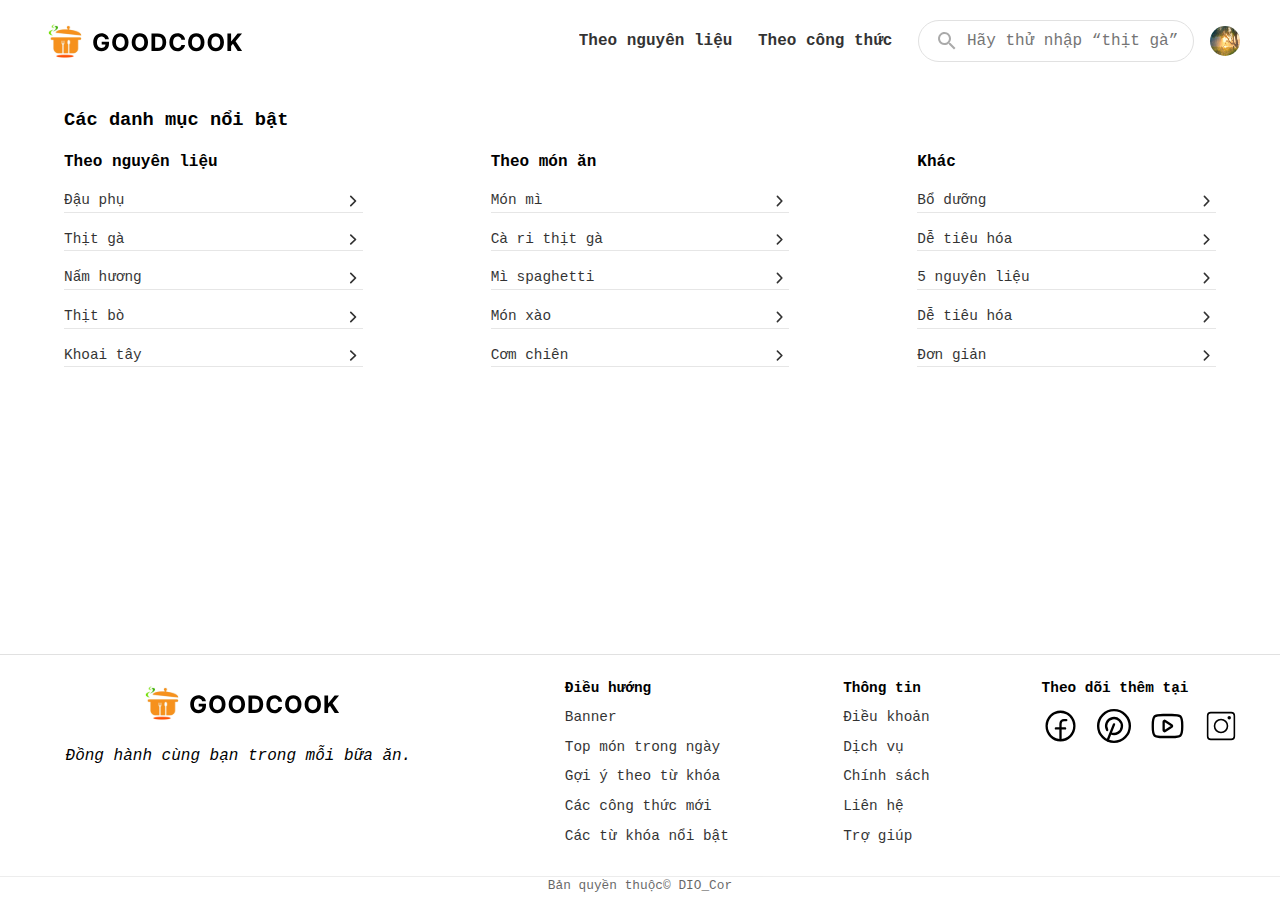
<file: chitietcongthuc.html>
<!DOCTYPE html>
<html lang="en">
<head>
    <meta charset="UTF-8">
    <meta name="viewport" content="width=device-width, initial-scale=1.0">
    <title>Document</title>
    <link rel="stylesheet" href="css/chitietcongthuc.css">
    <script src="js/chitietcongthuc.js" defer></script>
</head>
<body>
    <header>
        <a class="left logo" href="#">
            <img src="icon/logo.svg" alt="logo">             
        </a>
        <div class="right">
            <div class="navigation-icon">
                <svg xmlns="http://www.w3.org/2000/svg" width="1.5rem" height="1.5rem" viewBox="0 0 24 24">
                    <path fill="currentColor" d="M4 18h16c.55 0 1-.45 1-1s-.45-1-1-1H4c-.55 0-1 .45-1 1s.45 1 1 1m0-5h16c.55 0 1-.45 1-1s-.45-1-1-1H4c-.55 0-1 .45-1 1s.45 1 1 1M3 7c0 .55.45 1 1 1h16c.55 0 1-.45 1-1s-.45-1-1-1H4c-.55 0-1 .45-1 1" />
                </svg>
            </div> 
            <nav>
                <div class="close-icon">
                    <svg xmlns="http://www.w3.org/2000/svg" width="2rem" height="2rem" viewBox="0 0 24 24">
                        <path fill="none" stroke="currentColor" stroke-linecap="round" stroke-linejoin="round" stroke-width="2" d="M18 6L6 18M6 6l12 12" />
                    </svg>
                </div>
                <ul>
                    <li class="byIngredient">
                        <a href="#">Theo nguyên liệu</a>
                        <ul class="subNav popup">
                            <li>
                                <a href="#">
                                    <span>Thịt</span>
                                    <img src="icon/upArrow.svg" alt="up arrow">
                                </a>
                                <ul class="popup">
                                    <li>
                                        <a href="#">Thịt lợn</a>
                                    </li>
                                    <li>
                                        <a href="#">Thịt gà</a>
                                    </li>
                                    <li>
                                        <a href="#">Thịt bò</a>
                                    </li>
                                    <li>
                                        <a href="#">Thịt băm</a>
                                    </li>
                                </ul>
                            </li>
                            <li>
                                <a href="#">
                                    <span>Cá</span>
                                    <img src="icon/upArrow.svg" alt="up arrow">
                                </a>
                                <ul class="popup">
                                    <li>
                                        <a href="#">Cá chép</a>
                                    </li>
                                    <li>
                                        <a href="#">Cá trê</a>
                                    </li>
                                    <li>
                                        <a href="#">Cá trắm</a>
                                    </li>
                                    <li>
                                        <a href="#">Cá trạch</a>
                                    </li>
                                    <li>
                                        <a href="#">Lươn</a>
                                    </li>
                                    <li>
                                        <a href="#">Cá hồi</a>
                                    </li>
                                    <li>
                                        <a href="#">Cá tuyết</a>
                                    </li>
                                    <li>
                                        <a href="#">Cá thu</a>
                                    </li>
                                </ul>
                            </li>
                            <li>
                                <a href="#">
                                    <span>Rau quả</span>
                                    <img src="icon/upArrow.svg" alt="up arrow">
                                </a>
                                <ul class="popup">
                                    <li>
                                        <a href="">Bắp cải</a>
                                    </li>
                                    <li>
                                        <a href="">Rau xà lách</a>
                                    </li>
                                    <li>
                                        <a href="">Khoai tây</a>
                                    </li>
                                    <li>
                                        <a href="">Nấm</a>
                                    </li>
                                    <li>
                                        <a href="">Giá đỗ</a>
                                    </li>
                                    <li>
                                        <a href="">Cải xanh</a>
                                    </li>
                                    <li>
                                        <a href="">Súp lơ</a>
                                    </li>
                                    <li>
                                        <a href="">Cà rốt</a>
                                    </li>
                                </ul>
                            </li>
                            <li>
                                <a href="#">
                                    <span>Mì</span>
                                    <img src="icon/upArrow.svg" alt="indicate arrow">
                                </a>
                                <ul class="popup">
                                    <li>
                                        <a href="#">Mì gạo</a>
                                    </li>
                                    <li>
                                        <a href="#">Mì trứng</a>
                                    </li>
                                    <li>
                                        <a href="#">Mì phở</a>
                                    </li>
                                    <li>
                                        <a href="#">Spaghetti</a>
                                    </li>
                                    <li>
                                        <a href="#">Mì ramen</a>
                                    </li>
                                </ul>
                            </li>
                        </ul>
                    </li>
                    <li class="byRecipe">
                        <a href="#">Theo công thức</a>
                        <ul class="subNav popup">
                            <li>
                                <a href="#">Món thịt</a>
                            </li>
                            <li>
                                <a href="#">Món rau</a>
                            </li>
                            <li>
                                <a href="#">Hải sản</a>
                            </li>
                            <li>
                                <a href="#">Món trứng</a>
                            </li>
                            <li>
                                <a href="#">Món cá</a>
                            </li>
                            <li>
                                <a href="#">Bánh mì</a>
                            </li>
                            <li>
                                <a href="#">Đậu phụ</a>
                            </li>
                            <li>
                                <a href="#">Mì</a>
                            </li>
                            <li>
                                <a href="#">Đồ ngọt</a>
                            </li>
                            <li>
                                <a href="#">Đồ uống</a>
                            </li>
                            <li>
                                <a href="#">Canh, súp</a>
                            </li>
                            <li>
                                <a href="#">Món lẩu</a>
                            </li>
                        </ul>
                    </li>
                    <li><a href="#" class="mobile user">User</a></li>
                </ul>
            </nav>
            <div class="search-box">
                <form>
                    <svg width="24" height="24" viewBox="0 0 24 24" fill="none" xmlns="http://www.w3.org/2000/svg">
                        <path d="M15.5 14H14.71L14.43 13.73C15.444 12.5541 16.0012 11.0527 16 9.5C16 8.21442 15.6188 6.95772 14.9046 5.8888C14.1903 4.81988 13.1752 3.98676 11.9874 3.49479C10.7997 3.00282 9.49279 2.87409 8.23192 3.1249C6.97104 3.3757 5.81285 3.99477 4.90381 4.90381C3.99477 5.81285 3.3757 6.97104 3.1249 8.23192C2.87409 9.49279 3.00282 10.7997 3.49479 11.9874C3.98676 13.1752 4.81988 14.1903 5.8888 14.9046C6.95772 15.6188 8.21442 16 9.5 16C11.11 16 12.59 15.41 13.73 14.43L14 14.71V15.5L19 20.49L20.49 19L15.5 14ZM9.5 14C7.01 14 5 11.99 5 9.5C5 7.01 7.01 5 9.5 5C11.99 5 14 7.01 14 9.5C14 11.99 11.99 14 9.5 14Z" fill="#AAAAAA"/>
                        </svg>
            
                    <input type="text" name="searchText" value="" placeholder="Hãy thử nhập “thịt gà”">
                </form>
            </div>
            <a href="#" class="user">
                <img src="image/user.png" alt="user image">
            </a>
        </div>
    </header>
    <main>
        <div class="image"></div>
        <div class="recipe-infor"></div>
        <div class="ingredient"></div>
        <div class="procedure"></div>
        <div class="comment-section"></div>
        <div class="similar-recipe"></div>
        <aside class="popular-catagory-wraper">
            <h3>Các danh mục nổi bật</h3>
            <ul class="popular-catagory">
                <li>
                    <h4>Theo nguyên liệu </h4>
                    <ul>
                        <li>
                            <a href="#">Đậu phụ</a>
                            <img src="./icon/rightArrow.svg" alt="right arrow">
                        </li>
                        <li>
                            <a href="#">Thịt gà</a>
                            <img src="./icon/rightArrow.svg" alt="right arrow">
                        </li>
                        <li>
                            <a href="#">Nấm hương</a>
                            <img src="./icon/rightArrow.svg" alt="right arrow">
                        </li>
                        <li>
                            <a href="#">Thịt bò</a>
                            <img src="./icon/rightArrow.svg" alt="right arrow">
                        </li>
                        <li>
                            <a href="#">Khoai tây</a>
                            <img src="./icon/rightArrow.svg" alt="right arrow">
                        </li>
                    </ul>
                </li>
                <li>
                    <h4>Theo món ăn </h4>
                    <ul>
                        <li>
                            <a href="#">Món mì</a>
                            <img src="./icon/rightArrow.svg" alt="right arrow">
                        </li>
                        <li>
                            <a href="#">Cà ri thịt gà</a>
                            <img src="./icon/rightArrow.svg" alt="right arrow">
                        </li>
                        <li>
                            <a href="#">Mì spaghetti</a>
                            <img src="./icon/rightArrow.svg" alt="right arrow">
                        </li>
                        <li>
                            <a href="#">Món xào</a>
                            <img src="./icon/rightArrow.svg" alt="right arrow">
                        </li>
                        <li>
                            <a href="#">Cơm chiên</a>
                            <img src="./icon/rightArrow.svg" alt="right arrow">
                        </li>
                    </ul>
                </li>
                <li>
                    <h4>Khác</h4>
                    <ul>
                        <li>
                            <a href="#">Bổ dưỡng</a>
                            <img src="./icon/rightArrow.svg" alt="right arrow">
                        </li>
                        <li>
                            <a href="#">Dễ tiêu hóa</a>
                            <img src="./icon/rightArrow.svg" alt="right arrow">
                        </li>
                        <li>
                            <a href="#">5 nguyên liệu</a>
                            <img src="./icon/rightArrow.svg" alt="right arrow">
                        </li>
                        <li>
                            <a href="#">Dễ tiêu hóa</a>
                            <img src="./icon/rightArrow.svg" alt="right arrow">
                        </li>
                        <li>
                            <a href="#">Đơn giản</a>
                            <img src="./icon/rightArrow.svg" alt="right arrow">
                        </li>
                    </ul>
                </li>
            </ul>
        </aside>
    </main>
    <footer>
        <div class="line"></div>
        <div class="above">
            <div class="logo">
                <a href="#"><img src="icon/logo.svg" alt="logo"></a>
                <div class="slogan">Đồng hành cùng bạn trong mỗi bữa ăn.</div>
            </div>
            <div class="footer-navigation">
                <div>Điều hướng</div>
                <ul>
                    <li><a href="#">Banner</a></li>
                    <li><a href="#">Top món trong ngày</a></li>
                    <li><a href="#">Gợi ý theo từ khóa</a></li>
                    <li><a href="#">Các công thức mới</a></li>
                    <li><a href="#">Các từ khóa nổi bật</a></li>
                </ul>
            </div>
            <div class="infor">
                <div>Thông tin</div>
                <ul>
                    <li><a href="#">Điều khoản</a></li>
                    <li><a href="#">Dịch vụ</a></li>
                    <li><a href="#">Chính sách</a></li>
                    <li><a href="#">Liên hệ</a></li>
                    <li><a href="#">Trợ giúp</a></li>
                </ul>
            </div>
            <div class="follow-us">
                <div>Theo dõi thêm tại</div>
                <div class="social-media">
                    <a href="#"><img src="icon/facebook.svg" alt="facebook"></a>
                    <a href="#"><img src="icon/pinterest.svg" alt="pinterest"></a>
                    <a href="#"><img src="icon/youtube.svg" alt="youtube"></a>
                    <a href="#"><img src="icon/instagram2.svg" alt="instagram2"></a>
                </div>
            </div>
        </div>
        <div class="copyright">
            <div class="line"></div>
            Bản quyền thuộc© DIO_Cor
        </div>
    </footer>
</body>
</html>
</file>
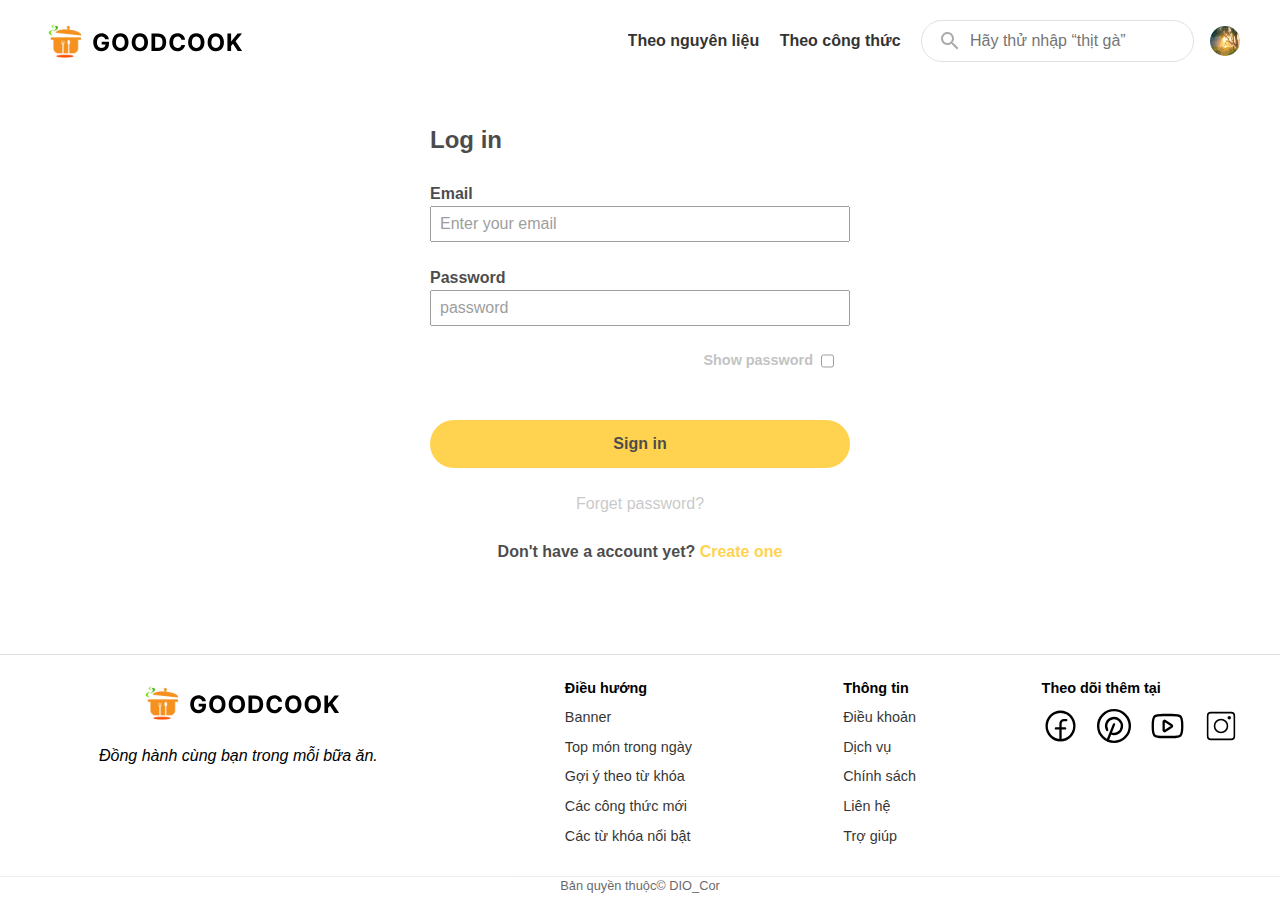
<file: LogIn.html>
<!DOCTYPE html>
<html lang="en">
<head>
    <meta charset="UTF-8">
    <meta name="viewport" content="width=device-width, initial-scale=1.0">
    <title>Login</title>
    <link rel="stylesheet" href="./css/LoginSignup.css">
    <script src="./js/SignInSignUp.js" defer></script>
</head>
<body>
    <header>
        <a class="left logo" href="#">
            <img src="icon/logo.svg" alt="logo">
        </a>
        <div class="right">
            <div class="navigation-icon">
                <svg xmlns="http://www.w3.org/2000/svg" width="1.5rem" height="1.5rem" viewBox="0 0 24 24">
                    <path fill="currentColor" d="M4 18h16c.55 0 1-.45 1-1s-.45-1-1-1H4c-.55 0-1 .45-1 1s.45 1 1 1m0-5h16c.55 0 1-.45 1-1s-.45-1-1-1H4c-.55 0-1 .45-1 1s.45 1 1 1M3 7c0 .55.45 1 1 1h16c.55 0 1-.45 1-1s-.45-1-1-1H4c-.55 0-1 .45-1 1" />
                </svg>
            </div>
            <nav>
                <div class="close-icon">
                    <svg xmlns="http://www.w3.org/2000/svg" width="2rem" height="2rem" viewBox="0 0 24 24">
                        <path fill="none" stroke="currentColor" stroke-linecap="round" stroke-linejoin="round" stroke-width="2" d="M18 6L6 18M6 6l12 12" />
                    </svg>
                </div>
                <ul>
                    <li class="byIngredient">
                        <a href="#">Theo nguyên liệu</a>
                        <ul class="subNav popup">
                            <li>
                                <a href="#">
                                    <span>Thịt</span>
                                    <img src="icon/upArrow.svg" alt="up arrow">
                                </a>
                                <ul class="popup">
                                    <li>
                                        <a href="#">Thịt lợn</a>
                                    </li>
                                    <li>
                                        <a href="#">Thịt gà</a>
                                    </li>
                                    <li>
                                        <a href="#">Thịt bò</a>
                                    </li>
                                    <li>
                                        <a href="#">Thịt băm</a>
                                    </li>
                                </ul>
                            </li>
                            <li>
                                <a href="#">
                                    <span>Cá</span>
                                    <img src="icon/upArrow.svg" alt="up arrow">
                                </a>
                                <ul class="popup">
                                    <li>
                                        <a href="#">Cá chép</a>
                                    </li>
                                    <li>
                                        <a href="#">Cá trê</a>
                                    </li>
                                    <li>
                                        <a href="#">Cá trắm</a>
                                    </li>
                                    <li>
                                        <a href="#">Cá trạch</a>
                                    </li>
                                    <li>
                                        <a href="#">Lươn</a>
                                    </li>
                                    <li>
                                        <a href="#">Cá hồi</a>
                                    </li>
                                    <li>
                                        <a href="#">Cá tuyết</a>
                                    </li>
                                    <li>
                                        <a href="#">Cá thu</a>
                                    </li>
                                </ul>
                            </li>
                            <li>
                                <a href="#">
                                    <span>Rau quả</span>
                                    <img src="icon/upArrow.svg" alt="up arrow">
                                </a>
                                <ul class="popup">
                                    <li>
                                        <a href="">Bắp cải</a>
                                    </li>
                                    <li>
                                        <a href="">Rau xà lách</a>
                                    </li>
                                    <li>
                                        <a href="">Khoai tây</a>
                                    </li>
                                    <li>
                                        <a href="">Nấm</a>
                                    </li>
                                    <li>
                                        <a href="">Giá đỗ</a>
                                    </li>
                                    <li>
                                        <a href="">Cải xanh</a>
                                    </li>
                                    <li>
                                        <a href="">Súp lơ</a>
                                    </li>
                                    <li>
                                        <a href="">Cà rốt</a>
                                    </li>
                                </ul>
                            </li>
                            <li>
                                <a href="#">
                                    <span>Mì</span>
                                    <img src="icon/upArrow.svg" alt="indicate arrow">
                                </a>
                                <ul class="popup">
                                    <li>
                                        <a href="#">Mì gạo</a>
                                    </li>
                                    <li>
                                        <a href="#">Mì trứng</a>
                                    </li>
                                    <li>
                                        <a href="#">Mì phở</a>
                                    </li>
                                    <li>
                                        <a href="#">Spaghetti</a>
                                    </li>
                                    <li>
                                        <a href="#">Mì ramen</a>
                                    </li>
                                </ul>
                            </li>
                        </ul>
                    </li>
                    <li class="byRecipe">
                        <a href="#">Theo công thức</a>
                        <ul class="subNav popup">
                            <li>
                                <a href="#">Món thịt</a>
                            </li>
                            <li>
                                <a href="#">Món rau</a>
                            </li>
                            <li>
                                <a href="#">Hải sản</a>
                            </li>
                            <li>
                                <a href="#">Món trứng</a>
                            </li>
                            <li>
                                <a href="#">Món cá</a>
                            </li>
                            <li>
                                <a href="#">Bánh mì</a>
                            </li>
                            <li>
                                <a href="#">Đậu phụ</a>
                            </li>
                            <li>
                                <a href="#">Mì</a>
                            </li>
                            <li>
                                <a href="#">Đồ ngọt</a>
                            </li>
                            <li>
                                <a href="#">Đồ uống</a>
                            </li>
                            <li>
                                <a href="#">Canh, súp</a>
                            </li>
                            <li>
                                <a href="#">Món lẩu</a>
                            </li>
                        </ul>
                    </li>
                    <li><a href="#" class="mobile user">User</a></li>
                </ul>
            </nav>
            <div class="search-box">
                <form>
                    <svg width="24" height="24" viewBox="0 0 24 24" fill="none" xmlns="http://www.w3.org/2000/svg">
                        <path d="M15.5 14H14.71L14.43 13.73C15.444 12.5541 16.0012 11.0527 16 9.5C16 8.21442 15.6188 6.95772 14.9046 5.8888C14.1903 4.81988 13.1752 3.98676 11.9874 3.49479C10.7997 3.00282 9.49279 2.87409 8.23192 3.1249C6.97104 3.3757 5.81285 3.99477 4.90381 4.90381C3.99477 5.81285 3.3757 6.97104 3.1249 8.23192C2.87409 9.49279 3.00282 10.7997 3.49479 11.9874C3.98676 13.1752 4.81988 14.1903 5.8888 14.9046C6.95772 15.6188 8.21442 16 9.5 16C11.11 16 12.59 15.41 13.73 14.43L14 14.71V15.5L19 20.49L20.49 19L15.5 14ZM9.5 14C7.01 14 5 11.99 5 9.5C5 7.01 7.01 5 9.5 5C11.99 5 14 7.01 14 9.5C14 11.99 11.99 14 9.5 14Z" fill="#AAAAAA"/>
                        </svg>
        
                    <input type="text" name="searchText" value="" placeholder="Hãy thử nhập “thịt gà”">
                </form>
            </div>
            <a href="#" class="user">
                <img src="image/user.png" alt="user image">
            </a>
        </div>
    </header>
    <main>
        <h2>Log in</h2>
        <div class="email-wrapper">
            <label for="email">Email</label>
            <input type="email" id="email" name="email" value="" placeholder="Enter your email" required>
        </div>
        <div class="password-wrapper">
            <label for="password">Password</label>
            <input type="password" id="password" name="password" placeholder="password" value="" title="" required>
            <div class="password-toggle-wrapper">
                <label for="togglePassword">Show password</label>
                <input type="checkbox" id="togglePassword" value="" onclick="togglePassword()">
            </div>
        </div>
        <div class="sign-in-button"><input type="submit" id="signInButton" value="Sign in"></div>
        <div class="forget-password-wrapper"><a href="#">Forget password?</a></div>
        <div class="sign-up-wrapper">Don't have a account yet? <a href="#">Create one</a></div>
    </main>
    <footer>
        <div class="line"></div>
        <div class="above">
            <div class="logo">
                <a href="#"><img src="icon/logo.svg" alt="logo"></a>
                <div class="slogan">Đồng hành cùng bạn trong mỗi bữa ăn.</div>
            </div>
            <div class="footer-navigation">
                <div>Điều hướng</div>
                <ul>
                    <li><a href="#">Banner</a></li>
                    <li><a href="#">Top món trong ngày</a></li>
                    <li><a href="#">Gợi ý theo từ khóa</a></li>
                    <li><a href="#">Các công thức mới</a></li>
                    <li><a href="#">Các từ khóa nổi bật</a></li>
                </ul>
            </div>
            <div class="infor">
                <div>Thông tin</div>
                <ul>
                    <li><a href="#">Điều khoản</a></li>
                    <li><a href="#">Dịch vụ</a></li>
                    <li><a href="#">Chính sách</a></li>
                    <li><a href="#">Liên hệ</a></li>
                    <li><a href="#">Trợ giúp</a></li>
                </ul>
            </div>
            <div class="follow-us">
                <div>Theo dõi thêm tại</div>
                <div class="social-media">
                    <a href="#"><img src="icon/facebook.svg" alt="facebook"></a>
                    <a href="#"><img src="icon/pinterest.svg" alt="pinterest"></a>
                    <a href="#"><img src="icon/youtube.svg" alt="youtube"></a>
                    <a href="#"><img src="icon/instagram2.svg" alt="instagram2"></a>
                </div>
            </div>
        </div>
        <div class="copyright">
            <div class="line"></div>
            Bản quyền thuộc© DIO_Cor
        </div>
    </footer>
</body>
</html>
</file>
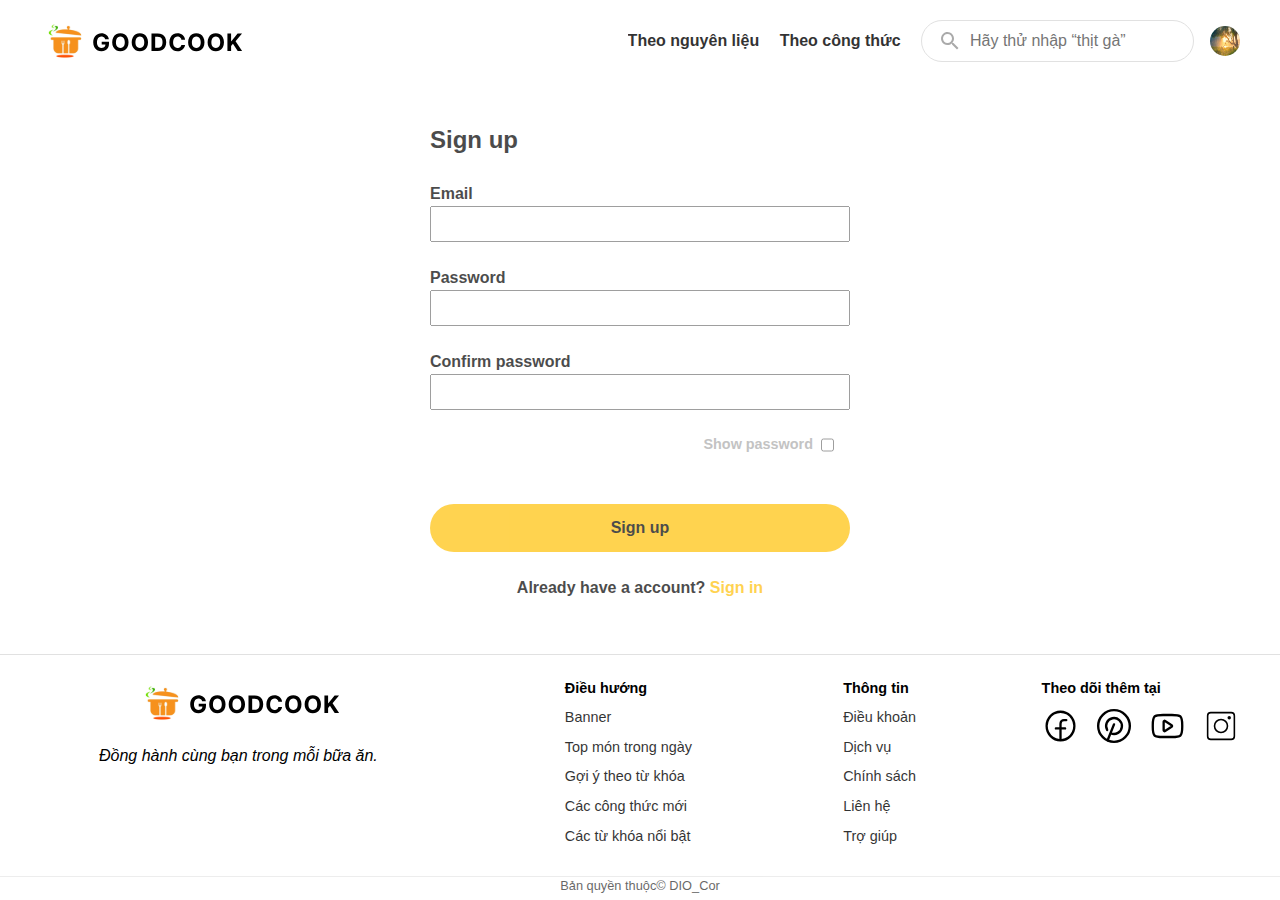
<file: SignUp.html>
<!DOCTYPE html>
<html lang="en">
<head>
    <meta charset="UTF-8">
    <meta name="viewport" content="width=device-width, initial-scale=1.0">
    <title>User</title>
    <link rel="stylesheet" href="./css/LoginSignup.css">
    <script src="./js/SignInSignUp.js" defer></script>
</head>
<body>
    <header>
        <a class="left logo" href="#">
            <img src="icon/logo.svg" alt="logo">             
        </a>
        <div class="right">
            <div class="navigation-icon">
                <svg xmlns="http://www.w3.org/2000/svg" width="1.5rem" height="1.5rem" viewBox="0 0 24 24">
                    <path fill="currentColor" d="M4 18h16c.55 0 1-.45 1-1s-.45-1-1-1H4c-.55 0-1 .45-1 1s.45 1 1 1m0-5h16c.55 0 1-.45 1-1s-.45-1-1-1H4c-.55 0-1 .45-1 1s.45 1 1 1M3 7c0 .55.45 1 1 1h16c.55 0 1-.45 1-1s-.45-1-1-1H4c-.55 0-1 .45-1 1" />
                </svg>
            </div> 
            <nav>
                <div class="close-icon">
                    <svg xmlns="http://www.w3.org/2000/svg" width="2rem" height="2rem" viewBox="0 0 24 24">
                        <path fill="none" stroke="currentColor" stroke-linecap="round" stroke-linejoin="round" stroke-width="2" d="M18 6L6 18M6 6l12 12" />
                    </svg>
                </div>
                <ul>
                    <li class="byIngredient">
                        <a href="#">Theo nguyên liệu</a>
                        <ul class="subNav popup">
                            <li>
                                <a href="#">
                                    <span>Thịt</span>
                                    <img src="icon/upArrow.svg" alt="up arrow">
                                </a>
                                <ul class="popup">
                                    <li>
                                        <a href="#">Thịt lợn</a>
                                    </li>
                                    <li>
                                        <a href="#">Thịt gà</a>
                                    </li>
                                    <li>
                                        <a href="#">Thịt bò</a>
                                    </li>
                                    <li>
                                        <a href="#">Thịt băm</a>
                                    </li>
                                </ul>
                            </li>
                            <li>
                                <a href="#">
                                    <span>Cá</span>
                                    <img src="icon/upArrow.svg" alt="up arrow">
                                </a>
                                <ul class="popup">
                                    <li>
                                        <a href="#">Cá chép</a>
                                    </li>
                                    <li>
                                        <a href="#">Cá trê</a>
                                    </li>
                                    <li>
                                        <a href="#">Cá trắm</a>
                                    </li>
                                    <li>
                                        <a href="#">Cá trạch</a>
                                    </li>
                                    <li>
                                        <a href="#">Lươn</a>
                                    </li>
                                    <li>
                                        <a href="#">Cá hồi</a>
                                    </li>
                                    <li>
                                        <a href="#">Cá tuyết</a>
                                    </li>
                                    <li>
                                        <a href="#">Cá thu</a>
                                    </li>
                                </ul>
                            </li>
                            <li>
                                <a href="#">
                                    <span>Rau quả</span>
                                    <img src="icon/upArrow.svg" alt="up arrow">
                                </a>
                                <ul class="popup">
                                    <li>
                                        <a href="">Bắp cải</a>
                                    </li>
                                    <li>
                                        <a href="">Rau xà lách</a>
                                    </li>
                                    <li>
                                        <a href="">Khoai tây</a>
                                    </li>
                                    <li>
                                        <a href="">Nấm</a>
                                    </li>
                                    <li>
                                        <a href="">Giá đỗ</a>
                                    </li>
                                    <li>
                                        <a href="">Cải xanh</a>
                                    </li>
                                    <li>
                                        <a href="">Súp lơ</a>
                                    </li>
                                    <li>
                                        <a href="">Cà rốt</a>
                                    </li>
                                </ul>
                            </li>
                            <li>
                                <a href="#">
                                    <span>Mì</span>
                                    <img src="icon/upArrow.svg" alt="indicate arrow">
                                </a>
                                <ul class="popup">
                                    <li>
                                        <a href="#">Mì gạo</a>
                                    </li>
                                    <li>
                                        <a href="#">Mì trứng</a>
                                    </li>
                                    <li>
                                        <a href="#">Mì phở</a>
                                    </li>
                                    <li>
                                        <a href="#">Spaghetti</a>
                                    </li>
                                    <li>
                                        <a href="#">Mì ramen</a>
                                    </li>
                                </ul>
                            </li>
                        </ul>
                    </li>
                    <li class="byRecipe">
                        <a href="#">Theo công thức</a>
                        <ul class="subNav popup">
                            <li>
                                <a href="#">Món thịt</a>
                            </li>
                            <li>
                                <a href="#">Món rau</a>
                            </li>
                            <li>
                                <a href="#">Hải sản</a>
                            </li>
                            <li>
                                <a href="#">Món trứng</a>
                            </li>
                            <li>
                                <a href="#">Món cá</a>
                            </li>
                            <li>
                                <a href="#">Bánh mì</a>
                            </li>
                            <li>
                                <a href="#">Đậu phụ</a>
                            </li>
                            <li>
                                <a href="#">Mì</a>
                            </li>
                            <li>
                                <a href="#">Đồ ngọt</a>
                            </li>
                            <li>
                                <a href="#">Đồ uống</a>
                            </li>
                            <li>
                                <a href="#">Canh, súp</a>
                            </li>
                            <li>
                                <a href="#">Món lẩu</a>
                            </li>
                        </ul>
                    </li>
                    <li><a href="#" class="mobile user">User</a></li>
                </ul>
            </nav>
            <div class="search-box">
                <form>
                    <svg width="24" height="24" viewBox="0 0 24 24" fill="none" xmlns="http://www.w3.org/2000/svg">
                        <path d="M15.5 14H14.71L14.43 13.73C15.444 12.5541 16.0012 11.0527 16 9.5C16 8.21442 15.6188 6.95772 14.9046 5.8888C14.1903 4.81988 13.1752 3.98676 11.9874 3.49479C10.7997 3.00282 9.49279 2.87409 8.23192 3.1249C6.97104 3.3757 5.81285 3.99477 4.90381 4.90381C3.99477 5.81285 3.3757 6.97104 3.1249 8.23192C2.87409 9.49279 3.00282 10.7997 3.49479 11.9874C3.98676 13.1752 4.81988 14.1903 5.8888 14.9046C6.95772 15.6188 8.21442 16 9.5 16C11.11 16 12.59 15.41 13.73 14.43L14 14.71V15.5L19 20.49L20.49 19L15.5 14ZM9.5 14C7.01 14 5 11.99 5 9.5C5 7.01 7.01 5 9.5 5C11.99 5 14 7.01 14 9.5C14 11.99 11.99 14 9.5 14Z" fill="#AAAAAA"/>
                        </svg>
            
                    <input type="text" name="searchText" value="" placeholder="Hãy thử nhập “thịt gà”">
                </form>
            </div>
            <a href="#" class="user">
                <img src="image/user.png" alt="user image">
            </a>
        </div>
    </header>
    <main>
        <h2>Sign up</h2>
        <div class="email-wrapper">
            <label for="email">Email</label>
            <input type="email" id="email" name="email" value="">
        </div>
        <div class="password-wrapper">
            <label for="password">Password</label>
            <input
            type="password" id="password"
            name="password"
            value=""
            pattern="^(?=.*[A-Z])(?=.*[a-z])(?=.*[0-9])(?=.*\W).{8,}$"
            title="A valid password need to contain atleast 8 characters, 1 uppercase, 1 lowercase, 1 special character and 1 digit"
            required>
        </div>
        <div class="password-wrapper">
            <label for="password">Confirm password</label>
            <input type="password" id="passwordConfirm" name="password" value=""  required>
            <div class="password-toggle-wrapper">
                <label for="togglePassword">Show password</label>
                <input type="checkbox" id="togglePassword" onclick="togglePassword(event)">
            </div>
            <!-- pattern="^(?=.*[A-Z])(?=.*[a-z])(?=.*[0-9])(?=.*\W).{8,}$" title="A valid password need to contain atleast 8 characters, 1 uppercase, 1 lowercase, 1 special character and 1 digit" -->
        </div>
        <div class="sign-in-button"><input type="submit" id="signInButton" value="Sign up"></div>
        <div class="sign-up-wrapper">Already have a account? <a href="#">Sign in</a></div>
    </main>
    <footer>
        <div class="line"></div>
        <div class="above">
            <div class="logo">
                <a href="#"><img src="icon/logo.svg" alt="logo"></a>
                <div class="slogan">Đồng hành cùng bạn trong mỗi bữa ăn.</div>
            </div>
            <div class="footer-navigation">
                <div>Điều hướng</div>
                <ul>
                    <li><a href="#">Banner</a></li>
                    <li><a href="#">Top món trong ngày</a></li>
                    <li><a href="#">Gợi ý theo từ khóa</a></li>
                    <li><a href="#">Các công thức mới</a></li>
                    <li><a href="#">Các từ khóa nổi bật</a></li>
                </ul>
            </div>
            <div class="infor">
                <div>Thông tin</div>
                <ul>
                    <li><a href="#">Điều khoản</a></li>
                    <li><a href="#">Dịch vụ</a></li>
                    <li><a href="#">Chính sách</a></li>
                    <li><a href="#">Liên hệ</a></li>
                    <li><a href="#">Trợ giúp</a></li>
                </ul>
            </div>
            <div class="follow-us">
                <div>Theo dõi thêm tại</div>
                <div class="social-media">
                    <a href="#"><img src="icon/facebook.svg" alt="facebook"></a>
                    <a href="#"><img src="icon/pinterest.svg" alt="pinterest"></a>
                    <a href="#"><img src="icon/youtube.svg" alt="youtube"></a>
                    <a href="#"><img src="icon/instagram2.svg" alt="instagram2"></a>
                </div>
            </div>
        </div>
        <div class="copyright">
            <div class="line"></div>
            Bản quyền thuộc© DIO_Cor
        </div>
    </footer>
</body>
</html>
</file>
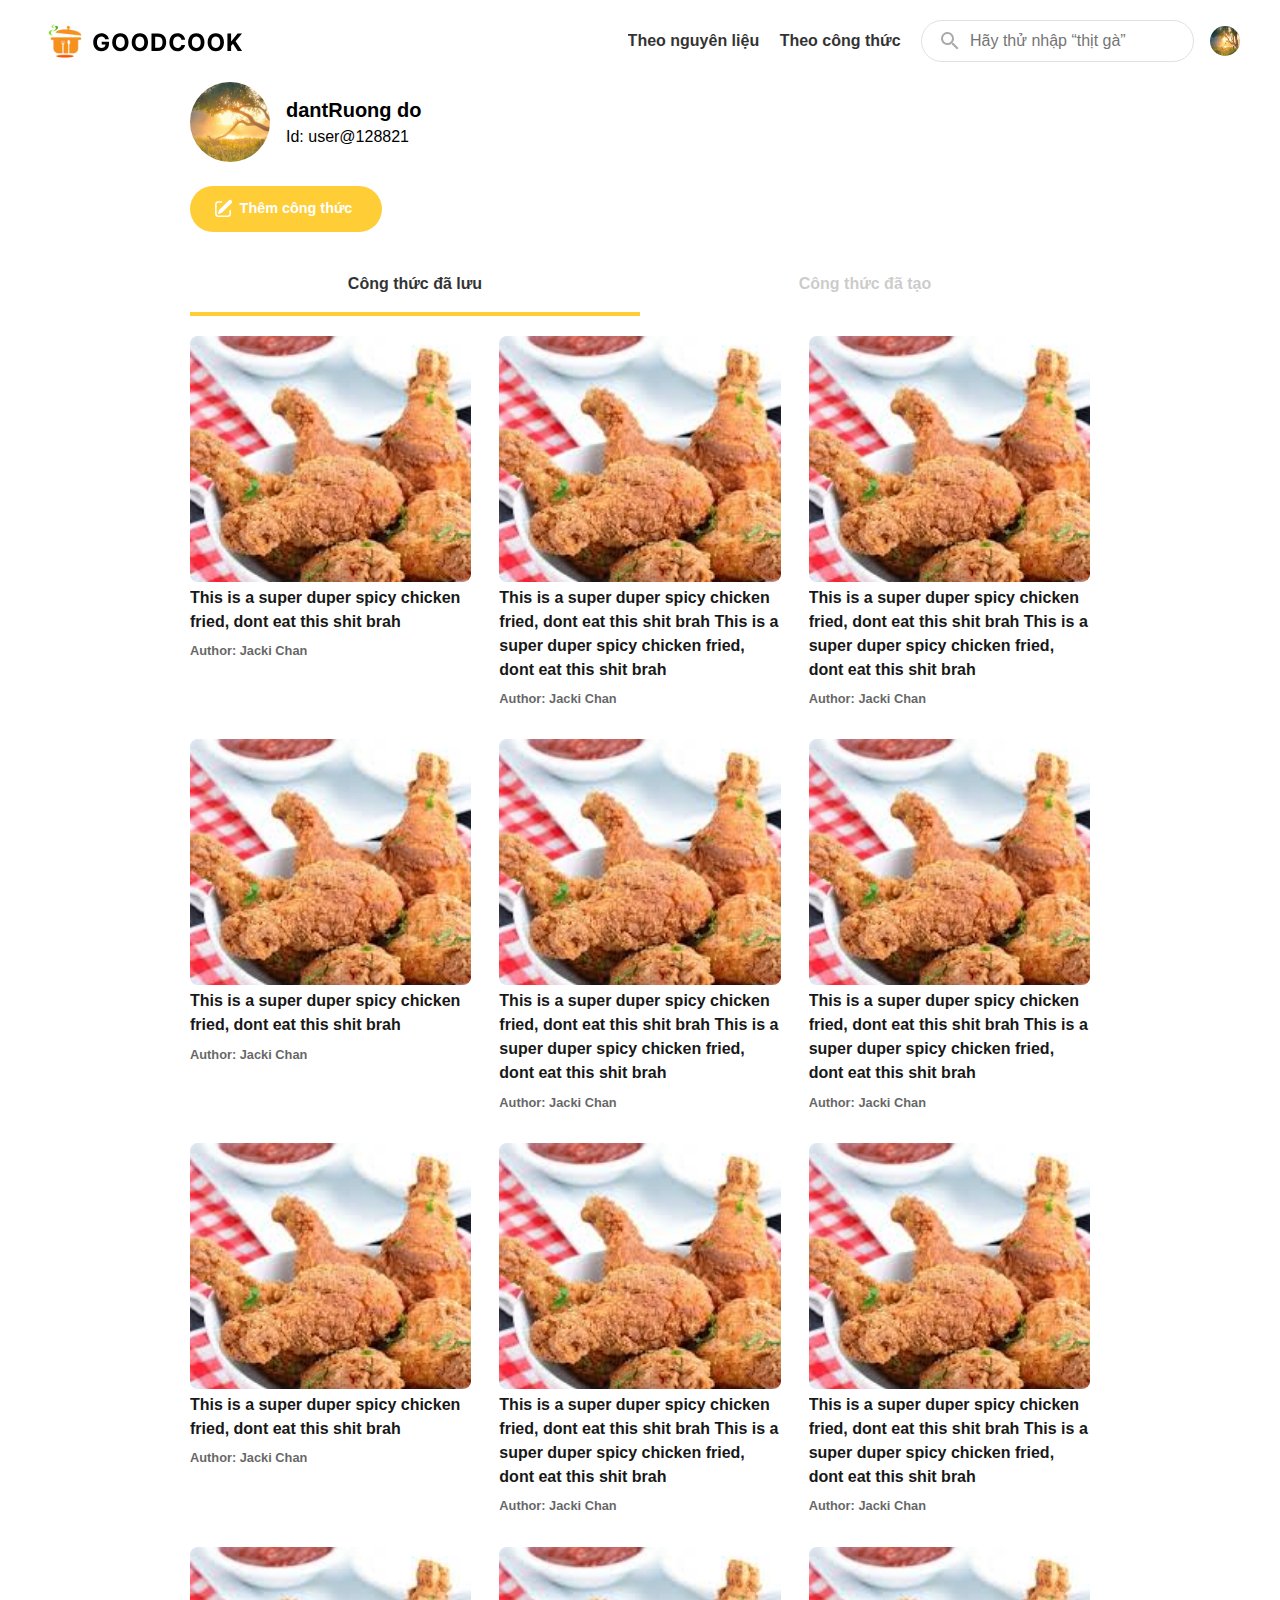
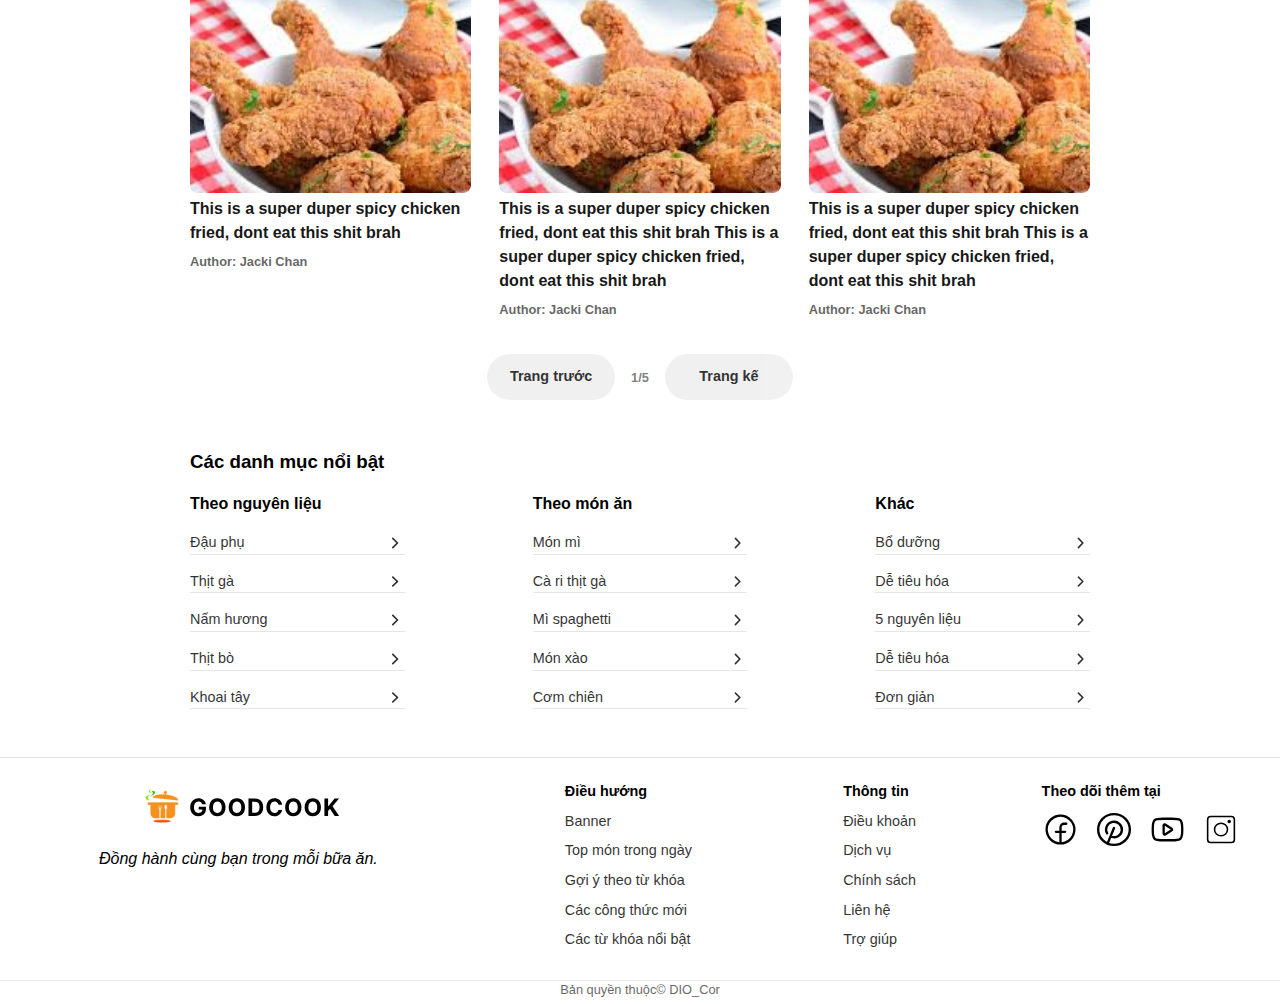
<file: User.html>
<!DOCTYPE html>
<html lang="en">
<head>
    <meta charset="UTF-8">
    <meta name="viewport" content="width=device-width, initial-scale=1.0">
    <title>User</title>
    <link rel="stylesheet" href="./css/User.css">
    <script src="./js/User.js" defer></script>
</head>
<body>
    <header>
        <a class="left logo" href="#">
            <img src="icon/logo.svg" alt="logo">             
        </a>
        <div class="right">
            <div class="navigation-icon">
                <svg xmlns="http://www.w3.org/2000/svg" width="1.5rem" height="1.5rem" viewBox="0 0 24 24">
                    <path fill="currentColor" d="M4 18h16c.55 0 1-.45 1-1s-.45-1-1-1H4c-.55 0-1 .45-1 1s.45 1 1 1m0-5h16c.55 0 1-.45 1-1s-.45-1-1-1H4c-.55 0-1 .45-1 1s.45 1 1 1M3 7c0 .55.45 1 1 1h16c.55 0 1-.45 1-1s-.45-1-1-1H4c-.55 0-1 .45-1 1" />
                </svg>
            </div> 
            <nav>
                <div class="close-icon">
                    <svg xmlns="http://www.w3.org/2000/svg" width="2rem" height="2rem" viewBox="0 0 24 24">
                        <path fill="none" stroke="currentColor" stroke-linecap="round" stroke-linejoin="round" stroke-width="2" d="M18 6L6 18M6 6l12 12" />
                    </svg>
                </div>
                <ul>
                    <li class="byIngredient">
                        <a href="#">Theo nguyên liệu</a>
                        <ul class="subNav popup">
                            <li>
                                <a href="#">
                                    <span>Thịt</span>
                                    <img src="icon/upArrow.svg" alt="up arrow">
                                </a>
                                <ul class="popup">
                                    <li>
                                        <a href="#">Thịt lợn</a>
                                    </li>
                                    <li>
                                        <a href="#">Thịt gà</a>
                                    </li>
                                    <li>
                                        <a href="#">Thịt bò</a>
                                    </li>
                                    <li>
                                        <a href="#">Thịt băm</a>
                                    </li>
                                </ul>
                            </li>
                            <li>
                                <a href="#">
                                    <span>Cá</span>
                                    <img src="icon/upArrow.svg" alt="up arrow">
                                </a>
                                <ul class="popup">
                                    <li>
                                        <a href="#">Cá chép</a>
                                    </li>
                                    <li>
                                        <a href="#">Cá trê</a>
                                    </li>
                                    <li>
                                        <a href="#">Cá trắm</a>
                                    </li>
                                    <li>
                                        <a href="#">Cá trạch</a>
                                    </li>
                                    <li>
                                        <a href="#">Lươn</a>
                                    </li>
                                    <li>
                                        <a href="#">Cá hồi</a>
                                    </li>
                                    <li>
                                        <a href="#">Cá tuyết</a>
                                    </li>
                                    <li>
                                        <a href="#">Cá thu</a>
                                    </li>
                                </ul>
                            </li>
                            <li>
                                <a href="#">
                                    <span>Rau quả</span>
                                    <img src="icon/upArrow.svg" alt="up arrow">
                                </a>
                                <ul class="popup">
                                    <li>
                                        <a href="">Bắp cải</a>
                                    </li>
                                    <li>
                                        <a href="">Rau xà lách</a>
                                    </li>
                                    <li>
                                        <a href="">Khoai tây</a>
                                    </li>
                                    <li>
                                        <a href="">Nấm</a>
                                    </li>
                                    <li>
                                        <a href="">Giá đỗ</a>
                                    </li>
                                    <li>
                                        <a href="">Cải xanh</a>
                                    </li>
                                    <li>
                                        <a href="">Súp lơ</a>
                                    </li>
                                    <li>
                                        <a href="">Cà rốt</a>
                                    </li>
                                </ul>
                            </li>
                            <li>
                                <a href="#">
                                    <span>Mì</span>
                                    <img src="icon/upArrow.svg" alt="indicate arrow">
                                </a>
                                <ul class="popup">
                                    <li>
                                        <a href="#">Mì gạo</a>
                                    </li>
                                    <li>
                                        <a href="#">Mì trứng</a>
                                    </li>
                                    <li>
                                        <a href="#">Mì phở</a>
                                    </li>
                                    <li>
                                        <a href="#">Spaghetti</a>
                                    </li>
                                    <li>
                                        <a href="#">Mì ramen</a>
                                    </li>
                                </ul>
                            </li>
                        </ul>
                    </li>
                    <li class="byRecipe">
                        <a href="#">Theo công thức</a>
                        <ul class="subNav popup">
                            <li>
                                <a href="#">Món thịt</a>
                            </li>
                            <li>
                                <a href="#">Món rau</a>
                            </li>
                            <li>
                                <a href="#">Hải sản</a>
                            </li>
                            <li>
                                <a href="#">Món trứng</a>
                            </li>
                            <li>
                                <a href="#">Món cá</a>
                            </li>
                            <li>
                                <a href="#">Bánh mì</a>
                            </li>
                            <li>
                                <a href="#">Đậu phụ</a>
                            </li>
                            <li>
                                <a href="#">Mì</a>
                            </li>
                            <li>
                                <a href="#">Đồ ngọt</a>
                            </li>
                            <li>
                                <a href="#">Đồ uống</a>
                            </li>
                            <li>
                                <a href="#">Canh, súp</a>
                            </li>
                            <li>
                                <a href="#">Món lẩu</a>
                            </li>
                        </ul>
                    </li>
                    <li><a href="#" class="mobile user">User</a></li>
                </ul>
            </nav>
            <div class="search-box">
                <form>
                    <svg width="24" height="24" viewBox="0 0 24 24" fill="none" xmlns="http://www.w3.org/2000/svg">
                        <path d="M15.5 14H14.71L14.43 13.73C15.444 12.5541 16.0012 11.0527 16 9.5C16 8.21442 15.6188 6.95772 14.9046 5.8888C14.1903 4.81988 13.1752 3.98676 11.9874 3.49479C10.7997 3.00282 9.49279 2.87409 8.23192 3.1249C6.97104 3.3757 5.81285 3.99477 4.90381 4.90381C3.99477 5.81285 3.3757 6.97104 3.1249 8.23192C2.87409 9.49279 3.00282 10.7997 3.49479 11.9874C3.98676 13.1752 4.81988 14.1903 5.8888 14.9046C6.95772 15.6188 8.21442 16 9.5 16C11.11 16 12.59 15.41 13.73 14.43L14 14.71V15.5L19 20.49L20.49 19L15.5 14ZM9.5 14C7.01 14 5 11.99 5 9.5C5 7.01 7.01 5 9.5 5C11.99 5 14 7.01 14 9.5C14 11.99 11.99 14 9.5 14Z" fill="#AAAAAA"/>
                        </svg>
            
                    <input type="text" name="searchText" value="" placeholder="Hãy thử nhập “thịt gà”">
                </form>
            </div>
            <a href="#" class="user">
                <img src="image/user.png" alt="user image">
            </a>
        </div>
    </header>
    <main>
        <div class="user-infor-wrapper">
            <a class="user-image">
                <img src="./image/user.png" alt="user image">
            </a>
            <div class="user-infor">
                <p id="userName">dantRuong do</p>
                <p class="userId">Id: user@128821</p>
            </div>
        </div>
        <div class="add-recipe-button-wrapper"><input type="button" id="addRecipeButton" class="btn" value="Thêm công thức"></div>
        <div class="recipes-list-wrapper">
            <div class="menu-tab">
                <input type="button" id="saved-recipe-tab" value="Công thức đã lưu" class="selected" onclick="toggleTab(event)">
                <input type="button" id="created-recipe-tab" value="Công thức đã tạo" class="" onclick="toggleTab(event)">
            </div>
            <ul class="recipes-list">
                <li>
                    <a href="#">
                        <img src="./image/dui-ga-chien-gion.png" alt="by catagory recipe">
                        <div class="recipe-infor">
                            <p id="recipeName">This is a super duper spicy chicken fried, dont eat this shit brah</p>
                            <p id="recipeAuthor">Author: Jacki Chan</p>
                        </div>
                    </a>
                </li>
                <li>
                    <a href="#">
                        <img src="./image/dui-ga-chien-gion.png" alt="by catagory recipe">
                        <div class="recipe-infor">
                            <p id="recipeName">This is a super duper spicy chicken fried, dont eat this shit brah This is a super duper spicy chicken fried, dont eat this shit brah</p>
                            <p id="recipeAuthor">Author: Jacki Chan</p>
                        </div>
                    </a>
                </li>
                <li>
                    <a href="#">
                        <img src="./image/dui-ga-chien-gion.png" alt="by catagory recipe">
                        <div class="recipe-infor">
                            <p id="recipeName">This is a super duper spicy chicken fried, dont eat this shit brah This is a super duper spicy chicken fried, dont eat this shit brah</p>
                            <p id="recipeAuthor">Author: Jacki Chan</p>
                        </div>
                    </a>
                </li>
                <li>
                    <a href="#">
                        <img src="./image/dui-ga-chien-gion.png" alt="by catagory recipe">
                        <div class="recipe-infor">
                            <p id="recipeName">This is a super duper spicy chicken fried, dont eat this shit brah</p>
                            <p id="recipeAuthor">Author: Jacki Chan</p>
                        </div>
                    </a>
                </li>
                <li>
                    <a href="#">
                        <img src="./image/dui-ga-chien-gion.png" alt="by catagory recipe">
                        <div class="recipe-infor">
                            <p id="recipeName">This is a super duper spicy chicken fried, dont eat this shit brah This is a super duper spicy chicken fried, dont eat this shit brah</p>
                            <p id="recipeAuthor">Author: Jacki Chan</p>
                        </div>
                    </a>
                </li>
                <li>
                    <a href="#">
                        <img src="./image/dui-ga-chien-gion.png" alt="by catagory recipe">
                        <div class="recipe-infor">
                            <p id="recipeName">This is a super duper spicy chicken fried, dont eat this shit brah This is a super duper spicy chicken fried, dont eat this shit brah</p>
                            <p id="recipeAuthor">Author: Jacki Chan</p>
                        </div>
                    </a>
                </li>
                <li>
                    <a href="#">
                        <img src="./image/dui-ga-chien-gion.png" alt="by catagory recipe">
                        <div class="recipe-infor">
                            <p id="recipeName">This is a super duper spicy chicken fried, dont eat this shit brah</p>
                            <p id="recipeAuthor">Author: Jacki Chan</p>
                        </div>
                    </a>
                </li>
                <li>
                    <a href="#">
                        <img src="./image/dui-ga-chien-gion.png" alt="by catagory recipe">
                        <div class="recipe-infor">
                            <p id="recipeName">This is a super duper spicy chicken fried, dont eat this shit brah This is a super duper spicy chicken fried, dont eat this shit brah</p>
                            <p id="recipeAuthor">Author: Jacki Chan</p>
                        </div>
                    </a>
                </li>
                <li>
                    <a href="#">
                        <img src="./image/dui-ga-chien-gion.png" alt="by catagory recipe">
                        <div class="recipe-infor">
                            <p id="recipeName">This is a super duper spicy chicken fried, dont eat this shit brah This is a super duper spicy chicken fried, dont eat this shit brah</p>
                            <p id="recipeAuthor">Author: Jacki Chan</p>
                        </div>
                    </a>
                </li>
                <li>
                    <a href="#">
                        <img src="./image/dui-ga-chien-gion.png" alt="by catagory recipe">
                        <div class="recipe-infor">
                            <p id="recipeName">This is a super duper spicy chicken fried, dont eat this shit brah</p>
                            <p id="recipeAuthor">Author: Jacki Chan</p>
                        </div>
                    </a>
                </li>
                <li>
                    <a href="#">
                        <img src="./image/dui-ga-chien-gion.png" alt="by catagory recipe">
                        <div class="recipe-infor">
                            <p id="recipeName">This is a super duper spicy chicken fried, dont eat this shit brah This is a super duper spicy chicken fried, dont eat this shit brah</p>
                            <p id="recipeAuthor">Author: Jacki Chan</p>
                        </div>
                    </a>
                </li>
                <li>
                    <a href="#">
                        <img src="./image/dui-ga-chien-gion.png" alt="by catagory recipe">
                        <div class="recipe-infor">
                            <p id="recipeName">This is a super duper spicy chicken fried, dont eat this shit brah This is a super duper spicy chicken fried, dont eat this shit brah</p>
                            <p id="recipeAuthor">Author: Jacki Chan</p>
                        </div>
                    </a>
                </li>
            </ul>
            <div class="recipe-list-navigation">
                <input type="button" class="btn" value="Trang trước">
                <div id="pageNumberIndicator">1/5</div>
                <input type="button" class="btn" value="Trang kế">
            </div>
        </div>
        <aside class="popular-catagory-wraper">
            <h3>Các danh mục nổi bật</h3>
            <ul class="popular-catagory">
                <li>
                    <h4>Theo nguyên liệu </h4>
                    <ul>
                        <li>
                            <a href="#">Đậu phụ</a>
                            <img src="./icon/rightArrow.svg" alt="right arrow">
                        </li>
                        <li>
                            <a href="#">Thịt gà</a>
                            <img src="./icon/rightArrow.svg" alt="right arrow">
                        </li>
                        <li>
                            <a href="#">Nấm hương</a>
                            <img src="./icon/rightArrow.svg" alt="right arrow">
                        </li>
                        <li>
                            <a href="#">Thịt bò</a>
                            <img src="./icon/rightArrow.svg" alt="right arrow">
                        </li>
                        <li>
                            <a href="#">Khoai tây</a>
                            <img src="./icon/rightArrow.svg" alt="right arrow">
                        </li>
                    </ul>
                </li>
                <li>
                    <h4>Theo món ăn </h4>
                    <ul>
                        <li>
                            <a href="#">Món mì</a>
                            <img src="./icon/rightArrow.svg" alt="right arrow">
                        </li>
                        <li>
                            <a href="#">Cà ri thịt gà</a>
                            <img src="./icon/rightArrow.svg" alt="right arrow">
                        </li>
                        <li>
                            <a href="#">Mì spaghetti</a>
                            <img src="./icon/rightArrow.svg" alt="right arrow">
                        </li>
                        <li>
                            <a href="#">Món xào</a>
                            <img src="./icon/rightArrow.svg" alt="right arrow">
                        </li>
                        <li>
                            <a href="#">Cơm chiên</a>
                            <img src="./icon/rightArrow.svg" alt="right arrow">
                        </li>
                    </ul>
                </li>
                <li>
                    <h4>Khác</h4>
                    <ul>
                        <li>
                            <a href="#">Bổ dưỡng</a>
                            <img src="./icon/rightArrow.svg" alt="right arrow">
                        </li>
                        <li>
                            <a href="#">Dễ tiêu hóa</a>
                            <img src="./icon/rightArrow.svg" alt="right arrow">
                        </li>
                        <li>
                            <a href="#">5 nguyên liệu</a>
                            <img src="./icon/rightArrow.svg" alt="right arrow">
                        </li>
                        <li>
                            <a href="#">Dễ tiêu hóa</a>
                            <img src="./icon/rightArrow.svg" alt="right arrow">
                        </li>
                        <li>
                            <a href="#">Đơn giản</a>
                            <img src="./icon/rightArrow.svg" alt="right arrow">
                        </li>
                    </ul>
                </li>
            </ul>
        </aside>
    </main>
    <footer>
        <div class="line"></div>
        <div class="above">
            <div class="logo">
                <a href="#"><img src="icon/logo.svg" alt="logo"></a>
                <div class="slogan">Đồng hành cùng bạn trong mỗi bữa ăn.</div>
            </div>
            <div class="footer-navigation">
                <div>Điều hướng</div>
                <ul>
                    <li><a href="#">Banner</a></li>
                    <li><a href="#">Top món trong ngày</a></li>
                    <li><a href="#">Gợi ý theo từ khóa</a></li>
                    <li><a href="#">Các công thức mới</a></li>
                    <li><a href="#">Các từ khóa nổi bật</a></li>
                </ul>
            </div>
            <div class="infor">
                <div>Thông tin</div>
                <ul>
                    <li><a href="#">Điều khoản</a></li>
                    <li><a href="#">Dịch vụ</a></li>
                    <li><a href="#">Chính sách</a></li>
                    <li><a href="#">Liên hệ</a></li>
                    <li><a href="#">Trợ giúp</a></li>
                </ul>
            </div>
            <div class="follow-us">
                <div>Theo dõi thêm tại</div>
                <div class="social-media">
                    <a href="#"><img src="icon/facebook.svg" alt="facebook"></a>
                    <a href="#"><img src="icon/pinterest.svg" alt="pinterest"></a>
                    <a href="#"><img src="icon/youtube.svg" alt="youtube"></a>
                    <a href="#"><img src="icon/instagram2.svg" alt="instagram2"></a>
                </div>
            </div>
        </div>
        <div class="copyright">
            <div class="line"></div>
            Bản quyền thuộc© DIO_Cor
        </div>
    </footer>
</body>
</html>
</file>
<file: css/CatagorysFilter.css>
/* Fix default css */
* {
    box-sizing: border-box;
    margin: 0;
    padding: 0;
}

body {
    line-height: 1.5;
    font-family: 'Segoe UI', Tahoma, Geneva, Verdana, sans-serif;
}

img, picture, video, canvas, svg {
    display: block;
    max-width: 100%;
}

input, button, textarea, select {
    font: inherit
}

p, h1, h2, h3, h4, h5, h6 {
    overflow-wrap: break-word;
}

/* Page css */
/* mobile */

/* Whole page layout */
body {
    max-width: 1200px;  
    min-height: 100vh;
    margin: 0 auto;
    display: flex;
    flex-direction: column;
    overflow-x: hidden;
}
header {
    position: sticky;
    top: 0;
    background-color: white;
    z-index: 999;
}
main {
    flex: 1;
}
footer {

}
.line {
    position: absolute;
    height: 1px;
    width: 100vw;
    left: 0;
    background-color: #e1e1e1;
}

/* HEADER */
.logo { 
    display: flex;
    justify-content: center;
    gap: 1rem;
}
/* navigation */
.navigation-icon {
    position: absolute;
    top: 0;
    padding: 1rem;
}
.close-icon {
    position: absolute;
    top: 0;
    right: 0;
    padding: 1rem;
}
nav {
    width: 0px;
    height: 100vh;
    background-color: aliceblue;
    position: fixed;
    top: 0;
    overflow-x: hidden;
    transition: 0.5s;
    z-index: 69;
    padding-top: 3rem;
}
nav::-webkit-scrollbar {
    display: none;
}
nav li {
    list-style: none;
    padding: 0.25rem 1rem;
}
nav a {
    text-decoration: none;
    display: block;
    color: black;
    text-wrap: nowrap;
}
nav ul li a:hover{
    opacity: 1;
}
nav ul li ul li a {
    opacity: 0.6;
}
nav > ul > li, nav > ul > a{
    margin-top: 1rem;
    font-weight: bold;
}
nav > ul > li > a {
    display: block;
    width: 100%;
    border-bottom: 1px hwb(0 44% 56%) solid;
    opacity: 0.8;
}
nav .mobile.user {
    margin-top: 2rem;
    border: none;
}
.subNav .popup {
    font-weight: normal;
    display: none;
}
nav span + img{
    display: inline !important;
    float: right;
}
/* search bar */
form {
    display: flex;
    justify-content: center;
    margin: 0.5rem 1rem;
    gap: 0.5rem;
}
form input {
    flex: 1;
    border: none;
}
input:focus, textarea:focus {
    outline: none;
}
.right > .user {
    display: none;
}

/* MAIN */



/* popular new recipes */
.by-catagory-recipes-wrapper {
    margin: 0rem 1rem;
}
.by-catagory-recipes-wrapper > h2 {
    margin: 1rem 0rem 2rem 0rem;
    font-weight: normal;
}
#catagory-title {
    font-weight: bold;
}
.by-catagory-recipes-wrapper a {
    text-decoration: none;
}
.by-catagory-recipes-wrapper ul {
    list-style: none;
    margin-top: 1rem;
    display: grid;
    grid-template-columns: repeat(12, minmax(auto, 1fr));
    grid-gap: 1rem;
}
.by-catagory-recipes-wrapper ul li {
    grid-column-end: span 6;
    aspect-ratio: 1/1.25;
    position: relative;
    border-radius: 0.5rem;
}
.by-catagory-recipes-wrapper ul li img {
    width: 100%;
    height: 70%;
    border-radius: 0.5rem;
    object-fit: cover;
}
.by-catagory-recipes-wrapper .recipe-infor p{
    width: 100%;
    height: 30%;
    background-color: white;
    padding: 0.25em 0em;
    color: black;
    text-align: left;
    overflow: hidden;
    font-size: 1rem;
    font-weight: bold;
}
#recipeName {
    opacity: 0.9;
}
#recipeAuthor {
    font-size: 0.8rem;
    opacity: 0.6;
}
/* recipe list navigation */
.recipe-list-navigation {
    width: 100%;
    display: flex;
    gap: 1rem;
    justify-content: center;
    align-items: center;
    margin-top: 2rem;
}
.btn {
    width: 8rem;
    padding: 0.75rem;
    background-color: #ededed;
    border: none;
    border-radius: 3rem;
    opacity: 0.8;
    font-weight: 550;
    transition: 200ms;
    font-size: 0.9rem;
}
.btn:hover {
    opacity: 0.7;
}
.btn:active {
    opacity: 0.5;
}
#pageNumberIndicator {
    font-size: 0.8rem;
    font-weight: bold;
    opacity: 0.5;
}

/* popular catagory */
.popular-catagory-wraper {
    margin: 3rem 1rem;
}
.popular-catagory {
    display: flex;
    flex-direction: column;
    gap: 2rem;
    margin-top: 1rem;
}
.popular-catagory ul > li {
    display: flex;
    width: 100%;
    justify-content: space-between;
    border-bottom: 1px #e1e1e1 solid;
    margin-top: 1rem;
    opacity: 0.8;
    font-size: 0.9rem;
}
.popular-catagory li {
    list-style: none;
}
.popular-catagory a {
    color: black;
    text-decoration: none;
}


/* FOOTER */
.above > * {
    margin-top: 1.5rem;
}
.above ul {
    list-style: none;
}
.above a {
    text-decoration: none;
    color: black;
}
.above .logo {
    display: flex;
    flex-direction: column;
    align-items: center;
    justify-content: flex-start;
    font-style: italic;
}
.footer-navigation {
    text-align: center;
}
.above > div > div:first-child {
    font-weight: bold;
    font-size: 0.9rem;
}
.above > div > ul {
    font-size: 0.9rem;
    opacity: 0.8;
}
.infor {
    text-align: center;
}
.follow-us {
    display: flex;
    flex-direction: column;
    align-items: center;
}
.social-media {
    display: flex;
    gap: 1rem;
    margin-top: 0.5rem;
}
.copyright {
    width: 100vw;
    text-align: center;
    margin-top: 1.5rem;
    font-size: 0.8rem;
    font-style: initial;
    padding: 0.3rem 0rem;
    opacity: 0.6;
}

/* DESTOP */
@media (min-width: 1000px) {
    /* HEADER */
    header {
        height: fit-content;
        display: flex;
        justify-content: space-between;
        align-items: center;
        flex-direction: row;
        padding: 1rem 0rem;
    }
    /* right side */
    .right {
        display: flex;
        align-items: center;
        gap: 1rem;
        justify-content: center;
    }
    /* navigation */
    .navigation-icon {
        display: none;
    }
    .close-icon {
        display: none;
    }
    nav{
        width: fit-content !important;
        height: fit-content;
        display: inline-block;
        background-color: white;
        position: static;
        padding: 0px;
    }
    nav > ul > li > a {
        border-bottom: none;
    }
    nav .mobile.user {
        display: none;
    }
    nav > ul > * {
        all: unset;
        display: inline-block;
    }
    nav ul > li {
        margin: 0;
        padding-top: 0;
    }
    nav ul > li ul {
        display: none;
        position: absolute;
        z-index: 999;
        padding: 0.5rem 0rem;

    }
    nav ul > li:hover > ul {
        display: block;
        width: 10rem;
        border: 1px #e1e1e1 solid;
        border-radius: 0.5rem;
        background-color: white;
    }
    .subNav > li > a > img {
        visibility: hidden;
    }
    .byIngredient {
        margin-right: 1rem;
    }
    .subNav > * {
        margin-top: 1rem;
    }
    .byIngredient .subNav .popup {
        display: none !important;
        position: absolute;
        right: -10rem;
        padding: 0.25rem;
    }
    .byIngredient .subNav > li{
        display: flex;
    }
    .byIngredient .subNav > li:hover > ul {
        display: block !important;
    }
    .byIngredient .subNav .popup > li {
        margin-top: 1rem;
    }
    .right > .user {
        display: block;
        overflow: hidden;
        display: flex;
        justify-content: center;
        align-items: center;
        width: 30px;
        height: 30px;
        border-radius: 50%;
    }
    .user img {
        width: 100%;
        height: 100%;
    }
    /* search box */
    .search-box {
        background-color: white;
        border: 1px #e1e1e1 solid;
        border-radius: 2rem;

    }


    /* MAIN */
    /* popular new recipes */
    .by-catagory-recipes-wrapper {
        margin: 0rem 0rem;
    }
    .by-catagory-recipes-wrapper > h2 {
        
    }
    .by-catagory-recipes-wrapper ul {
        grid-gap: 1.75rem;
    }
    .by-catagory-recipes-wrapper ul li {
        grid-column-end: span 3;
    }
    .by-catagory-recipes-wrapper ul li p{
        bottom: 0;
        padding: 0.5rem 1rem;
        color: white;
        font-size: 1.25rem;
        left: 0;  
    }

    /* propular-catagory keyword*/
    .popular-catagory-wraper {
        margin-bottom: 5rem;
        margin: 3rem 0rem;
    }
    .popular-catagory {
        flex-direction: row;
        gap: 8rem;
        margin-top: 1rem;
    }
    .popular-catagory > li {
        flex: 1;        
    }
    .popular-catagory ul > li {
        width: auto;
        font-size: 0.9rem;
    }


    /* FOOTER */
    .above {
        display: flex;
        margin:0;
    }
    .above .logo {
        flex: 1;
        flex-grow: 2;
    }
    .footer-navigation {
        flex: 1;
        text-align: left;
        padding-left: 8rem;
    }
    .infor {
        flex: 1;
        padding-left: 5rem;
        text-align: left;
    }
    .follow-us {
        flex: 1;
        align-items: flex-start;
    }
    .copyright {
        width: inherit;
        border: none;
    }
    .above ul li {
        margin-top: 0.5rem;
    }
}

/* TABLET */
@media (min-width:700px) {
    
}
</file>
<file: css/chitietcongthuc.css>
/* Fix default css */
* {
    box-sizing: border-box;
    margin: 0;
    padding: 0;
}

body {
    line-height: 1.5;
    font-family: 'Courier New', Courier, monospace;
}

img, picture, video, canvas, svg {
    display: block;
    max-width: 100%;
}

input, button, textarea, select {
    font: inherit
}

p, h1, h2, h3, h4, h5, h6 {
    overflow-wrap: break-word;
}

/* Page css */
/* mobile */

/* Whole page layout */
body {
    max-width: 1200px;  
    min-height: 100vh;
    margin: 0 auto;
    display: flex;
    flex-direction: column;
    overflow-x: hidden;
}
header {
    
}
main {
    flex: 1;
}
footer {

}
.line {
    position: absolute;
    height: 1px;
    width: 100vw;
    left: 0;
    background-color: #e1e1e1;
}

/* HEADER */
.logo { 
    display: flex;
    justify-content: center;
    gap: 1rem;
}
/* navigation */
.navigation-icon {
    position: absolute;
    top: 0;
    padding: 1rem;
}
.close-icon {
    position: absolute;
    top: 0;
    right: 0;
    padding: 1rem;
}
nav {
    width: 0px;
    height: 100vh;
    background-color: aliceblue;
    position: fixed;
    top: 0;
    overflow-x: hidden;
    transition: 0.5s;
    z-index: 69;
    padding-top: 3rem;
}
nav li {
    list-style: none;
    padding: 0.25rem 1rem;
}
nav a {
    text-decoration: none;
    display: block;
    color: black;
    text-wrap: nowrap;
}
nav ul li a:hover{
    opacity: 1;
}
nav ul li ul li a {
    opacity: 0.6;
}
nav > ul > li, nav > ul > a{
    margin-top: 1rem;
    font-weight: bold;
}
nav > ul > li > a {
    display: block;
    width: 100%;
    border-bottom: 1px hwb(0 44% 56%) solid;
    opacity: 0.8;
}
nav .mobile.user {
    margin-top: 2rem;
    border: none;
}
.subNav .popup {
    font-weight: normal;
    display: none;
}
nav span + img{
    display: inline !important;
    float: right;
}
/* search bar */
form {
    display: flex;
    justify-content: center;
    margin: 0.5rem 1rem;
    gap: 0.5rem;
}
form input {
    flex: 1;
    border: none;
}
input:focus, textarea:focus {
    outline: none;
}
.right > .user {
    display: none;
}

/* BODY */
main {

}
/* popular catagory */
.popular-catagory-wraper {
    margin: 1.5em;
    margin-bottom: 3rem;
}
.popular-catagory {
    display: flex;
    flex-direction: column;
    gap: 2rem;
    margin-top: 1rem;
}

.popular-catagory ul > li {
    display: flex;
    width: 100%;
    justify-content: space-between;
    border-bottom: 1px #e1e1e1 solid;
    margin-top: 1rem;
    opacity: 0.8;
    font-size: 0.9rem;
}
.popular-catagory li {
    list-style: none;
}
.popular-catagory a {
    color: black;
    text-decoration: none;
}


/* FOOTER */
.above > * {
    margin-top: 1.5rem;
}
.above ul {
    list-style: none;
}
.above a {
    text-decoration: none;
    color: black;
}
.above .logo {
    display: flex;
    flex-direction: column;
    align-items: center;
    justify-content: flex-start;
    font-style: italic;
}
.footer-navigation {
    text-align: center;
}
.above > div > div:first-child {
    font-weight: bold;
    font-size: 0.9rem;
}
.above > div > ul {
    font-size: 0.9rem;
    opacity: 0.8;
}
.infor {
    text-align: center;
}
.follow-us {
    display: flex;
    flex-direction: column;
    align-items: center;
}
.social-media {
    display: flex;
    gap: 1rem;
    margin-top: 0.5rem;
}
.copyright {
    width: 100vw;
    text-align: center;
    margin-top: 1.5rem;
    font-size: 0.8rem;
    font-style: initial;
    padding: 0.3rem 0rem;
    opacity: 0.6;
}

/* DESTOP */
@media (min-width: 1000px) {
    /* HEADER */
    header {
        height: fit-content;
        display: flex;
        justify-content: space-between;
        align-items: center;
        flex-direction: row;
        padding: 1rem 0rem;
    }
    /* right side */
    .right {
        display: flex;
        align-items: center;
        gap: 1rem;
        justify-content: center;
    }
    /* navigation */
    .navigation-icon {
        display: none;
    }
    .close-icon {
        display: none;
    }
    nav{
        width: fit-content !important;
        height: fit-content;
        display: inline-block;
        background-color: white;
        position: static;
        padding: 0px;
    }
    nav > ul > li > a {
        border-bottom: none;
    }
    nav .mobile.user {
        display: none;
    }
    nav > ul > * {
        all: unset;
        display: inline-block;
    }
    nav ul > li {
        margin: 0;
        padding-top: 0;
    }
    nav ul > li ul {
        display: none;
        position: absolute;
        z-index: 999;
        padding: 0.5rem 0rem;

    }
    nav ul > li:hover > ul {
        display: block;
        width: 10rem;
        border: 1px #e1e1e1 solid;
        border-radius: 0.5rem;
        background-color: white;
    }
    .subNav > li > a > img {
        visibility: hidden;
    }
    .byIngredient {
        margin-right: 1rem;
    }
    .subNav > * {
        margin-top: 1rem;
    }
    .byIngredient .subNav .popup {
        display: none !important;
        position: absolute;
        right: -10rem;
        padding: 0.25rem;
    }
    .byIngredient .subNav > li{
        display: flex;
    }
    .byIngredient .subNav > li:hover > ul {
        display: block !important;
    }
    .byIngredient .subNav .popup > li {
        margin-top: 1rem;
    }
    .right > .user {
        display: block;
        overflow: hidden;
        display: flex;
        justify-content: center;
        align-items: center;
        width: 30px;
        height: 30px;
        border-radius: 50%;
    }
    .user img {
        width: 100%;
        height: 100%;
    }
    /* search box */
    .search-box {
        background-color: white;
        border: 1px #e1e1e1 solid;
        border-radius: 2rem;

    }

    /* BODY */
    /* propular-catagory */
    .popular-catagory-wraper {
        margin-bottom: 5rem;
    }
    .popular-catagory {
        flex-direction: row;
        gap: 8rem;
        margin-top: 1rem;
    }
    .popular-catagory > li {
        flex: 1;        
    }
    .popular-catagory ul > li {
        width: auto;
        font-size: 0.9rem;
    }

    /* FOOTER */
    .above {
        display: flex;
        margin:0;
    }
    .above .logo {
        flex: 1;
        flex-grow: 2;
    }
    .footer-navigation {
        flex: 1;
        text-align: left;
        padding-left: 8rem;
    }
    .infor {
        flex: 1;
        padding-left: 5rem;
        text-align: left;
    }
    .follow-us {
        flex: 1;
        align-items: flex-start;
    }
    .copyright {
        width: inherit;
        border: none;
    }
    .above ul li {
        margin-top: 0.5rem;
    }
}
</file>
<file: css/LoginSignup.css>
/* Fix default css */
* {
    box-sizing: border-box;
    margin: 0;
    padding: 0;
}

body {
    line-height: 1.5;
    font-family: 'Segoe UI', Tahoma, Geneva, Verdana, sans-serif;
}

img, picture, video, canvas, svg {
    display: block;
    max-width: 100%;
}

input, button, textarea, select {
    font: inherit
}

p, h1, h2, h3, h4, h5, h6 {
    overflow-wrap: break-word;
}

/* Page css */
/* mobile */

/* Whole page layout */
body {
    max-width: 1200px;  
    min-height: 100vh;
    margin: 0 auto;
    display: flex;
    flex-direction: column;
    overflow-x: hidden;
}
header {
    position: sticky;
    top: 0;
    background-color: white;
    z-index: 999;
}
main {
    flex: 1;
    width: min(100%, 500px);
}
footer {

}
.line {
    position: absolute;
    height: 1px;
    width: 100vw;
    left: 0;
    background-color: #e1e1e1;
}

/* HEADER */
.logo { 
    display: flex;
    justify-content: center;
    gap: 1rem;
}
/* navigation */
.navigation-icon {
    position: absolute;
    top: 0;
    padding: 1rem;
}
.close-icon {
    position: absolute;
    top: 0;
    right: 0;
    padding: 1rem;
}
nav {
    width: 0px;
    height: 100vh;
    background-color: aliceblue;
    position: fixed;
    top: 0;
    overflow-x: hidden;
    transition: 0.5s;
    z-index: 69;
    padding-top: 3rem;
}
nav::-webkit-scrollbar {
    display: none;
}
nav li {
    list-style: none;
    padding: 0.25rem 1rem;
}
nav a {
    text-decoration: none;
    display: block;
    color: black;
    text-wrap: nowrap;
}
nav ul li a:hover{
    opacity: 1;
}
nav ul li ul li a {
    opacity: 0.6;
}
nav > ul > li, nav > ul > a{
    margin-top: 1rem;
    font-weight: bold;
}
nav > ul > li > a {
    display: block;
    width: 100%;
    border-bottom: 1px hwb(0 44% 56%) solid;
    opacity: 0.8;
}
nav .mobile.user {
    margin-top: 2rem;
    border: none;
}
.subNav .popup {
    font-weight: normal;
    display: none;
}
nav span + img{
    display: inline !important;
    float: right;
}
/* search bar */
form {
    display: flex;
    justify-content: center;
    margin: 0.5rem 1rem;
    gap: 0.5rem;
}
.right form input {
    flex: 1;
    border: none;
}
input:focus, textarea:focus {
    outline: none;
}
.right > .user {
    display: none;
}

/* MAIN */
/* login */
main {
    margin: 0rem auto;
    display: flex;
    flex-direction: column;
    gap: 1.5rem;
    padding: 2.5rem;
    opacity: 0.7;
}
main > div:nth-of-type(-n + 3) {
    display: flex;
    flex-direction: column;
}
main label {
    font-weight: bold;
}
main div input {
    padding: 0.25rem 0.5rem;
}
.password-toggle-wrapper {
    margin-top: 1.5rem;
    display: flex;
    justify-content: end;
    gap: 0.5rem;
    font-weight: normal;
    font-size: 0.9rem;
    margin-right: 1rem;
    color: #aaaaaa;
}
.sign-in-button input {
    margin-top: 1.5rem;
    padding: 0.75rem;
    border: none;
    background-color: #FFC105;
    border-radius: 3rem;
    transition: 200ms;
    font-weight: bold;

}
.sign-in-button input:active {
    opacity: 0.5;
}
.forget-password-wrapper{
    text-align: center;
}
.forget-password-wrapper a{
    text-decoration: none;
    color: black;
    opacity: 0.3;
    margin: 0 auto;
    font-weight: normal;
}
.sign-in-button {
    display: flex;
    flex-direction: column;
}
.sign-up-wrapper {
    text-align: center;
    font-weight: bold;
}
.sign-up-wrapper a{
    text-align: center;
    text-decoration: none;
    color: #FFC105;
}

/* FOOTER */
.above > * {
    margin-top: 1.5rem;
}
.above ul {
    list-style: none;
}
.above a {
    text-decoration: none;
    color: black;
}
.above .logo {
    display: flex;
    flex-direction: column;
    align-items: center;
    justify-content: flex-start;
    font-style: italic;
}
.footer-navigation {
    text-align: center;
}
.above > div > div:first-child {
    font-weight: bold;
    font-size: 0.9rem;
}
.above > div > ul {
    font-size: 0.9rem;
    opacity: 0.8;
}
.infor {
    text-align: center;
}
.follow-us {
    display: flex;
    flex-direction: column;
    align-items: center;
}
.social-media {
    display: flex;
    gap: 1rem;
    margin-top: 0.5rem;
}
.copyright {
    width: 100vw;
    text-align: center;
    margin-top: 1.5rem;
    font-size: 0.8rem;
    font-style: initial;
    padding: 0.3rem 0rem;
    opacity: 0.6;
}

/* DESTOP */
@media (min-width: 1000px) {
    /* HEADER */
    header {
        height: fit-content;
        display: flex;
        justify-content: space-between;
        align-items: center;
        flex-direction: row;
        padding: 1rem 0rem;
    }
    /* right side */
    .right {
        display: flex;
        align-items: center;
        gap: 1rem;
        justify-content: center;
    }
    /* navigation */
    .navigation-icon {
        display: none;
    }
    .close-icon {
        display: none;
    }
    nav{
        width: fit-content !important;
        height: fit-content;
        display: inline-block;
        background-color: white;
        position: static;
        padding: 0px;
    }
    nav > ul > li > a {
        border-bottom: none;
    }
    nav .mobile.user {
        display: none;
    }
    nav > ul > * {
        all: unset;
        display: inline-block;
    }
    nav ul > li {
        margin: 0;
        padding-top: 0;
    }
    nav ul > li ul {
        display: none;
        position: absolute;
        z-index: 999;
        padding: 0.5rem 0rem;

    }
    nav ul > li:hover > ul {
        display: block;
        width: 10rem;
        border: 1px #e1e1e1 solid;
        border-radius: 0.5rem;
        background-color: white;
    }
    .subNav > li > a > img {
        visibility: hidden;
    }
    .byIngredient {
        margin-right: 1rem;
    }
    .subNav > * {
        margin-top: 1rem;
    }
    .byIngredient .subNav .popup {
        display: none !important;
        position: absolute;
        right: -10rem;
        padding: 0.25rem;
    }
    .byIngredient .subNav > li{
        display: flex;
    }
    .byIngredient .subNav > li:hover > ul {
        display: block !important;
    }
    .byIngredient .subNav .popup > li {
        margin-top: 1rem;
    }
    .right > .user {
        display: block;
        overflow: hidden;
        display: flex;
        justify-content: center;
        align-items: center;
        width: 30px;
        height: 30px;
        border-radius: 50%;
    }
    .user img {
        width: 100%;
        height: 100%;
    }
    /* search box */
    .search-box {
        background-color: white;
        border: 1px #e1e1e1 solid;
        border-radius: 2rem;

    }


    /* MAIN */
    

    /* FOOTER */
    .above {
        display: flex;
        margin:0;
    }
    .above .logo {
        flex: 1;
        flex-grow: 2;
    }
    .footer-navigation {
        flex: 1;
        text-align: left;
        padding-left: 8rem;
    }
    .infor {
        flex: 1;
        padding-left: 5rem;
        text-align: left;
    }
    .follow-us {
        flex: 1;
        align-items: flex-start;
    }
    .copyright {
        width: inherit;
        border: none;
    }
    .above ul li {
        margin-top: 0.5rem;
    }
}

/* TABLET */
@media (min-width:700px) {
    
}
</file>
<file: css/User.css>
/* Fix default css */
* {
    box-sizing: border-box;
    margin: 0;
    padding: 0;
}

body {
    line-height: 1.5;
    font-family: 'Segoe UI', Tahoma, Geneva, Verdana, sans-serif;
}

img, picture, video, canvas, svg {
    display: block;
    max-width: 100%;
}

input, button, textarea, select {
    font: inherit
}

p, h1, h2, h3, h4, h5, h6 {
    overflow-wrap: break-word;
}

/* Page css */
/* mobile */

/* Whole page layout */
body {
    max-width: 1200px;  
    min-height: 100vh;
    margin: 0 auto;
    display: flex;
    flex-direction: column;
    overflow-x: hidden;
}
header {
    position: sticky;
    top: 0;
    background-color: white;
    z-index: 999;
}
main {
    align-self: center;
    flex: 1;
    max-width: 900px;
}
footer {

}
.line {
    position: absolute;
    height: 1px;
    width: 100vw;
    left: 0;
    background-color: #e1e1e1;
}

/* HEADER */
.logo { 
    display: flex;
    justify-content: center;
    gap: 1rem;
}
/* navigation */
.navigation-icon {
    position: absolute;
    top: 0;
    padding: 1rem;
}
.close-icon {
    position: absolute;
    top: 0;
    right: 0;
    padding: 1rem;
}
nav {
    width: 0px;
    height: 100vh;
    background-color: aliceblue;
    position: fixed;
    top: 0;
    overflow-x: hidden;
    transition: 0.5s;
    z-index: 69;
    padding-top: 3rem;
}
nav::-webkit-scrollbar {
    display: none;
}
nav li {
    list-style: none;
    padding: 0.25rem 1rem;
}
nav a {
    text-decoration: none;
    display: block;
    color: black;
    text-wrap: nowrap;
}
nav ul li a:hover{
    opacity: 1;
}
nav ul li ul li a {
    opacity: 0.6;
}
nav > ul > li, nav > ul > a{
    margin-top: 1rem;
    font-weight: bold;
}
nav > ul > li > a {
    display: block;
    width: 100%;
    border-bottom: 1px hwb(0 44% 56%) solid;
    opacity: 0.8;
}
nav .mobile.user {
    margin-top: 2rem;
    border: none;
}
.subNav .popup {
    font-weight: normal;
    display: none;
}
nav span + img{
    display: inline !important;
    float: right;
}
/* search bar */
form {
    display: flex;
    justify-content: center;
    margin: 0.5rem 1rem;
    gap: 0.5rem;
}
.right form input {
    flex: 1;
    border: none;
}
input:focus, textarea:focus {
    outline: none;
}
.right > .user {
    display: none;
}

/* MAIN */
/* anchor */
.anchor-wrapper {
    margin: 0rem 1.5rem;
}
.anchor-wrapper ul li {
    display: inline-block;
    opacity: 0.4;
    margin-top: 0.35rem;
    font-size: 0.9rem;
}

/* user infor */
.user-infor-wrapper {
    display: flex;
    align-items: center;
    gap: 1rem;
}
.user-infor {
    position: relative;
}
.user-image {
    width: 5rem;
    height: 5rem;
    overflow: hidden;
    border-radius: 50%;
    display: flex;
    justify-content: center;
    align-items: center;
}
.user-image img {
    width: 100%;
    height: 100%;
    object-fit: cover;
}
#userName {
    font-size: 1.25rem;
    font-weight: bold;
}
#userId {
    font-size: 0.9rem;
    font-weight: bold;
    opacity: 0.6;
}
.add-recipe-button-wrapper {
    width: 100%;
    display: flex;
}
#addRecipeButton {
    width: 12rem;
    background-color: #FFC105;
    color: white;
    padding-left: 2rem;
    /* icon in button */
    background-image: url("../icon/write.svg");
    background-repeat: no-repeat;
    background-position-y: center;
    background-position-x: 14%;
    margin: 1.5rem 0rem;
}

/* filter result */
.recipes-list-wrapper {
    margin-bottom: 3rem;
}
.recipes-list-wrapper > span {
    margin: 1rem 2rem 2rem 0rem;
    font-weight: bold;
    font-size: 1.25rem;
}
#catagory-title {
    font-weight: bold;
    font-size: 1.875rem;
}
.recipes-list-wrapper a {
    text-decoration: none;
}
.recipes-list-wrapper ul {
    list-style: none;
    margin-top: 1.5rem;
    display: grid;
    grid-template-columns: repeat(12, minmax(auto, 1fr));
    grid-gap: 1rem;
}
.recipes-list-wrapper ul li {
    grid-column-end: span 6;
    aspect-ratio: 1/1.25;
    position: relative;
    border-radius: 0.5rem;
}
.recipes-list-wrapper ul li img {
    width: 100%;
    height: 70%;
    border-radius: 0.5rem;
    object-fit: cover;
}
.recipes-list-wrapper .recipe-infor p{
    width: 100%;
    height: 30%;
    background-color: white;
    padding: 0.25em 0em;
    color: black;
    text-align: left;
    overflow: hidden;
    font-size: 1rem;
    font-weight: bold;
}
#recipeName {
    opacity: 0.9;
}
#recipeAuthor {
    font-size: 0.8rem;
    opacity: 0.6;
}
/* recipe list navigation */
.recipe-list-navigation {
    width: 100%;
    display: flex;
    gap: 1rem;
    justify-content: center;
    align-items: center;
    margin-top: 2rem;
}
.btn {
    width: 8rem;
    padding: 0.75rem;
    background-color: #ededed;
    border: none;
    border-radius: 3rem;
    opacity: 0.8;
    font-weight: 550;
    transition: 200ms;
    font-size: 0.9rem;
}
.btn:hover {
    opacity: 0.7;
}
.btn:active {
    opacity: 0.5;
}
#pageNumberIndicator {
    font-size: 0.8rem;
    font-weight: bold;
    opacity: 0.5;
}
/* tab */
.menu-tab {
    display: flex;
}
.menu-tab > * {
    flex: 1;
    border: none;
    padding: 1rem;
    background-color: white;
    opacity: 0.2;
    font-weight: bold;
    /* border-bottom: 1px black solid; */
    transition: 200ms ease-in-out;
}
.menu-tab input.selected {
    /* border-bottom: 0.25rem #FFC105 solid; */
    box-shadow: 0px 0.25rem #FFC105;
    opacity: 0.8;
}


/* popular catagory */
.popular-catagory-wraper {
    margin: 3rem 0rem;
}
.popular-catagory {
    display: flex;
    flex-direction: column;
    gap: 2rem;
    margin-top: 1rem;
}
.popular-catagory ul > li {
    display: flex;
    width: 100%;
    justify-content: space-between;
    border-bottom: 1px #e1e1e1 solid;
    margin-top: 1rem;
    opacity: 0.8;
    font-size: 0.9rem;
}
.popular-catagory li {
    list-style: none;
}
.popular-catagory a {
    color: black;
    text-decoration: none;
}


/* FOOTER */
.above > * {
    margin-top: 1.5rem;
}
.above ul {
    list-style: none;
}
.above a {
    text-decoration: none;
    color: black;
}
.above .logo {
    display: flex;
    flex-direction: column;
    align-items: center;
    justify-content: flex-start;
    font-style: italic;
}
.footer-navigation {
    text-align: center;
}
.above > div > div:first-child {
    font-weight: bold;
    font-size: 0.9rem;
}
.above > div > ul {
    font-size: 0.9rem;
    opacity: 0.8;
}
.infor {
    text-align: center;
}
.follow-us {
    display: flex;
    flex-direction: column;
    align-items: center;
}
.social-media {
    display: flex;
    gap: 1rem;
    margin-top: 0.5rem;
}
.copyright {
    width: 100vw;
    text-align: center;
    margin-top: 1.5rem;
    font-size: 0.8rem;
    font-style: initial;
    padding: 0.3rem 0rem;
    opacity: 0.6;
}

/* DESTOP */
@media (min-width: 1000px) {
    /* HEADER */
    header {
        height: fit-content;
        display: flex;
        justify-content: space-between;
        align-items: center;
        flex-direction: row;
        padding: 1rem 0rem;
    }
    /* right side */
    .right {
        display: flex;
        align-items: center;
        gap: 1rem;
        justify-content: center;
    }
    /* navigation */
    .navigation-icon {
        display: none;
    }
    .close-icon {
        display: none;
    }
    nav{
        width: fit-content !important;
        height: fit-content;
        display: inline-block;
        background-color: white;
        position: static;
        padding: 0px;
    }
    nav > ul > li > a {
        border-bottom: none;
    }
    nav .mobile.user {
        display: none;
    }
    nav > ul > * {
        all: unset;
        display: inline-block;
    }
    nav ul > li {
        margin: 0;
        padding-top: 0;
    }
    nav ul > li ul {
        display: none;
        position: absolute;
        z-index: 999;
        padding: 0.5rem 0rem;

    }
    nav ul > li:hover > ul {
        display: block;
        width: 10rem;
        border: 1px #e1e1e1 solid;
        border-radius: 0.5rem;
        background-color: white;
    }
    .subNav > li > a > img {
        visibility: hidden;
    }
    .byIngredient {
        margin-right: 1rem;
    }
    .subNav > * {
        margin-top: 1rem;
    }
    .byIngredient .subNav .popup {
        display: none !important;
        position: absolute;
        right: -10rem;
        padding: 0.25rem;
    }
    .byIngredient .subNav > li{
        display: flex;
    }
    .byIngredient .subNav > li:hover > ul {
        display: block !important;
    }
    .byIngredient .subNav .popup > li {
        margin-top: 1rem;
    }
    .right > .user {
        display: block;
        overflow: hidden;
        display: flex;
        justify-content: center;
        align-items: center;
        width: 30px;
        height: 30px;
        border-radius: 50%;
    }
    .user img {
        width: 100%;
        height: 100%;
    }
    /* search box */
    .search-box {
        background-color: white;
        border: 1px #e1e1e1 solid;
        border-radius: 2rem;

    }


    /* MAIN */
    /* user infor */

    /* popular list */
    .recipes-list-wrapper {
        margin-bottom: 3rem;
    }
    .recipes-list-wrapper > h2 {
        
    }
    .recipes-list-wrapper ul {
        grid-gap: 1.75rem;
    }
    .recipes-list-wrapper ul li {
        grid-column-end: span 4;
    }
    .recipes-list-wrapper ul li p{
        bottom: 0;
        padding: 0.5rem 1rem;
        color: white;
        font-size: 1.25rem;
        left: 0;  
    }

    /* propular-catagory keyword*/
    .popular-catagory-wraper {
        margin-bottom: 5rem;
        margin: 3rem 0rem;
    }
    .popular-catagory {
        flex-direction: row;
        gap: 8rem;
        margin-top: 1rem;
    }
    .popular-catagory > li {
        flex: 1;        
    }
    .popular-catagory ul > li {
        width: auto;
        font-size: 0.9rem;
    }

    /* FOOTER */
    .above {
        display: flex;
        margin:0;
    }
    .above .logo {
        flex: 1;
        flex-grow: 2;
    }
    .footer-navigation {
        flex: 1;
        text-align: left;
        padding-left: 8rem;
    }
    .infor {
        flex: 1;
        padding-left: 5rem;
        text-align: left;
    }
    .follow-us {
        flex: 1;
        align-items: flex-start;
    }
    .copyright {
        width: inherit;
        border: none;
    }
    .above ul li {
        margin-top: 0.5rem;
    }
}

/* TABLET */
@media (min-width:700px) {
    
}
</file>
